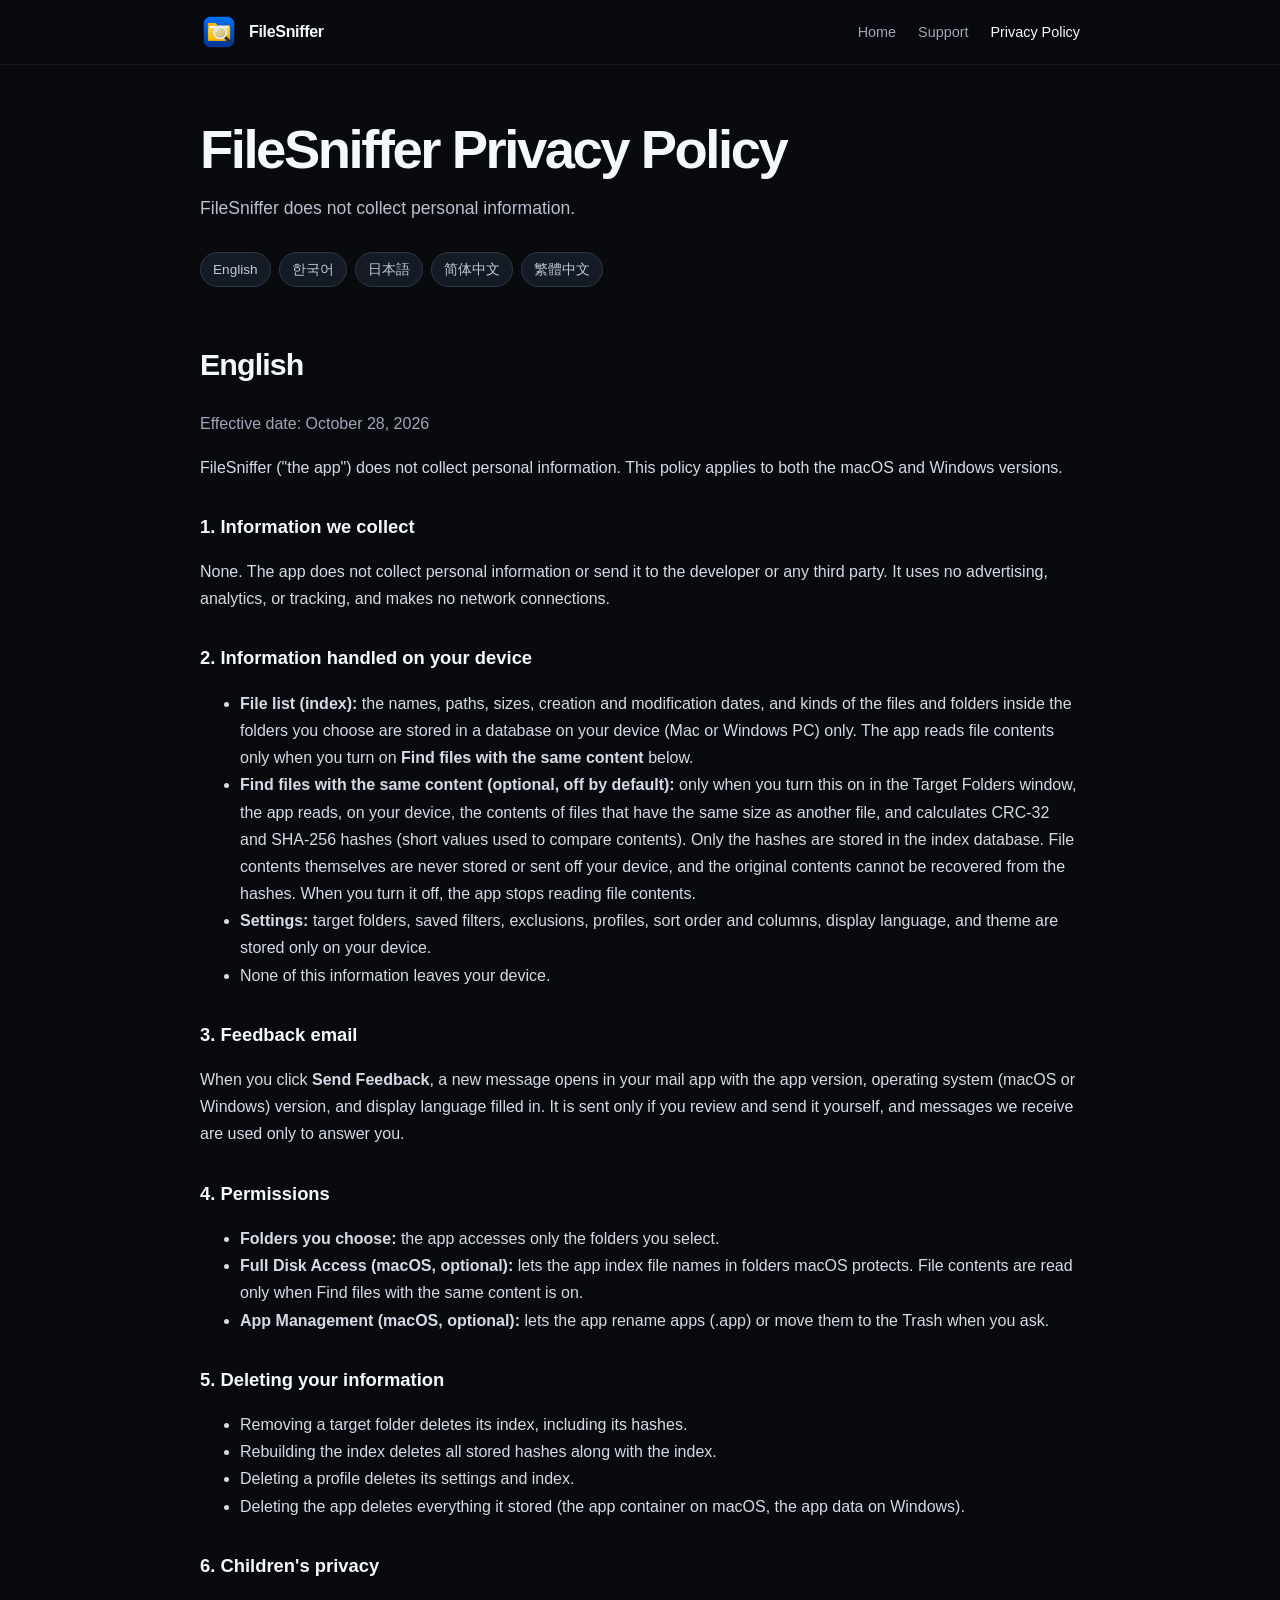
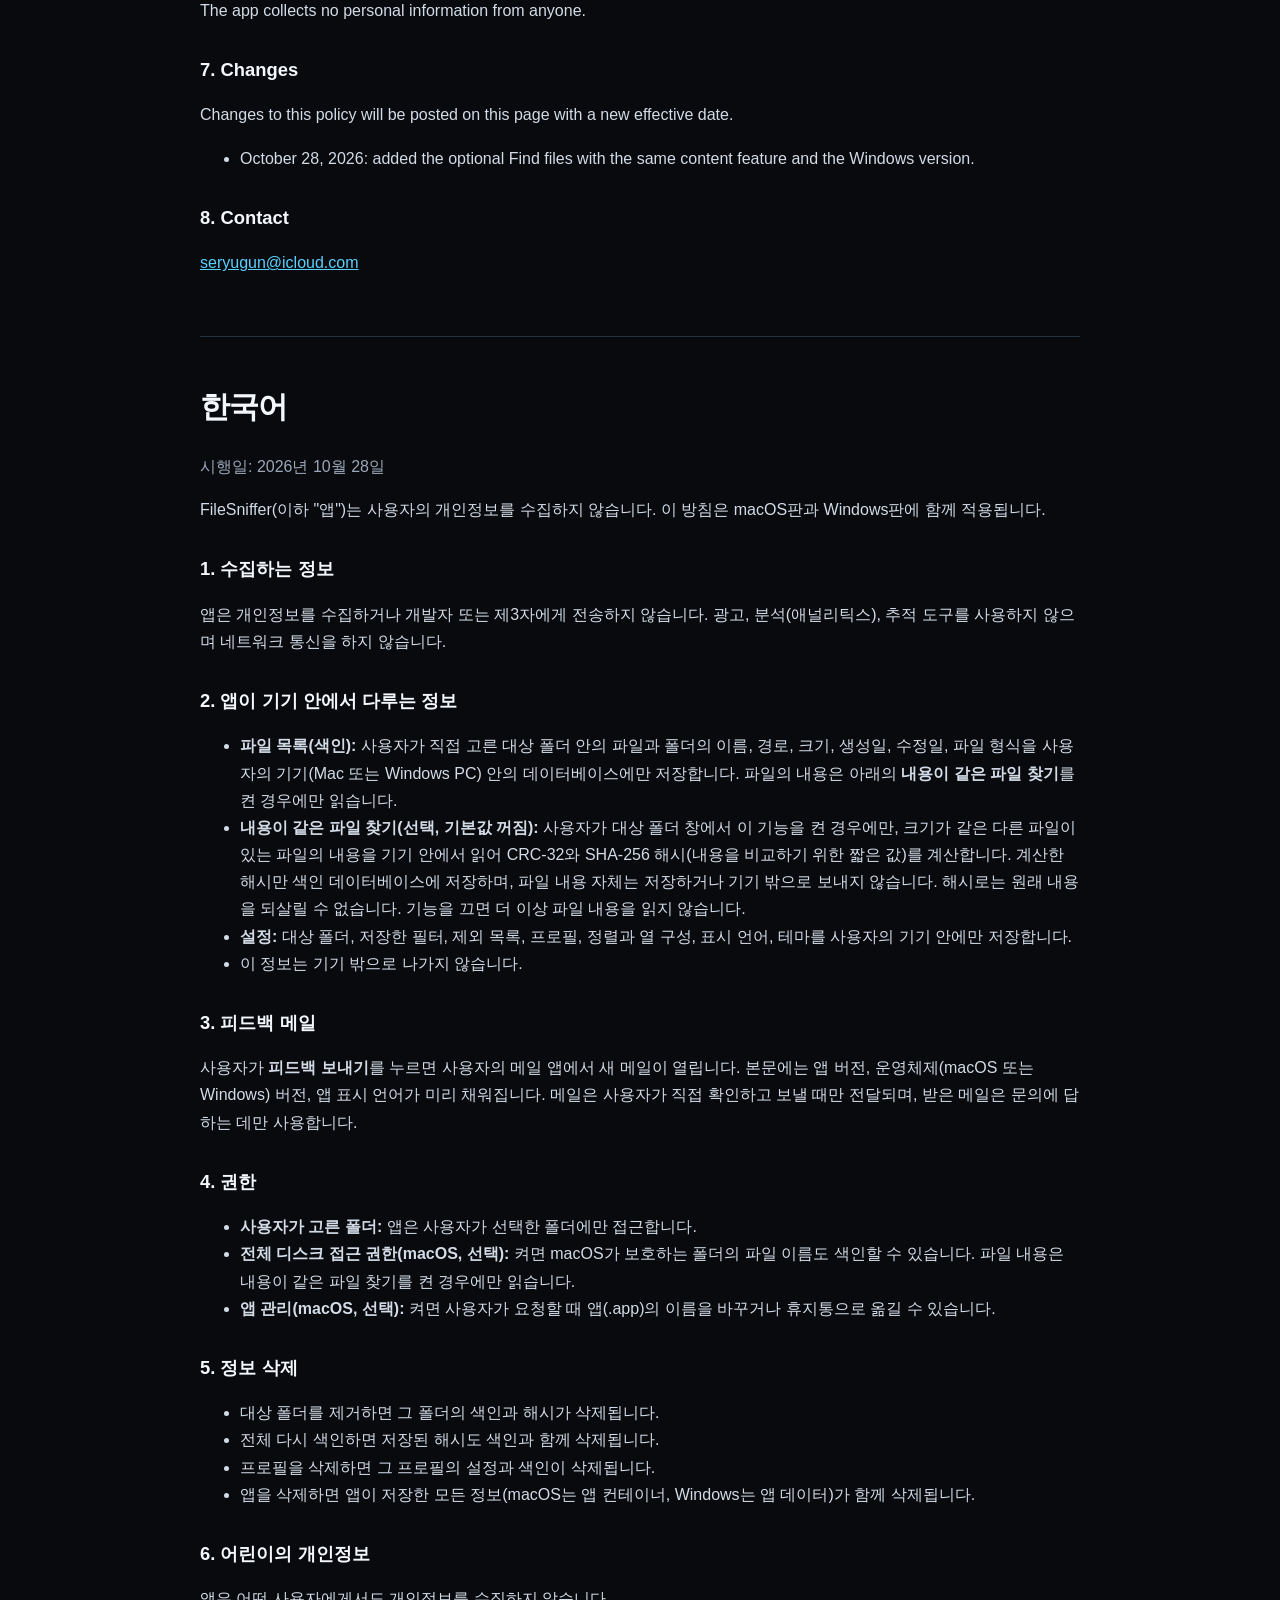
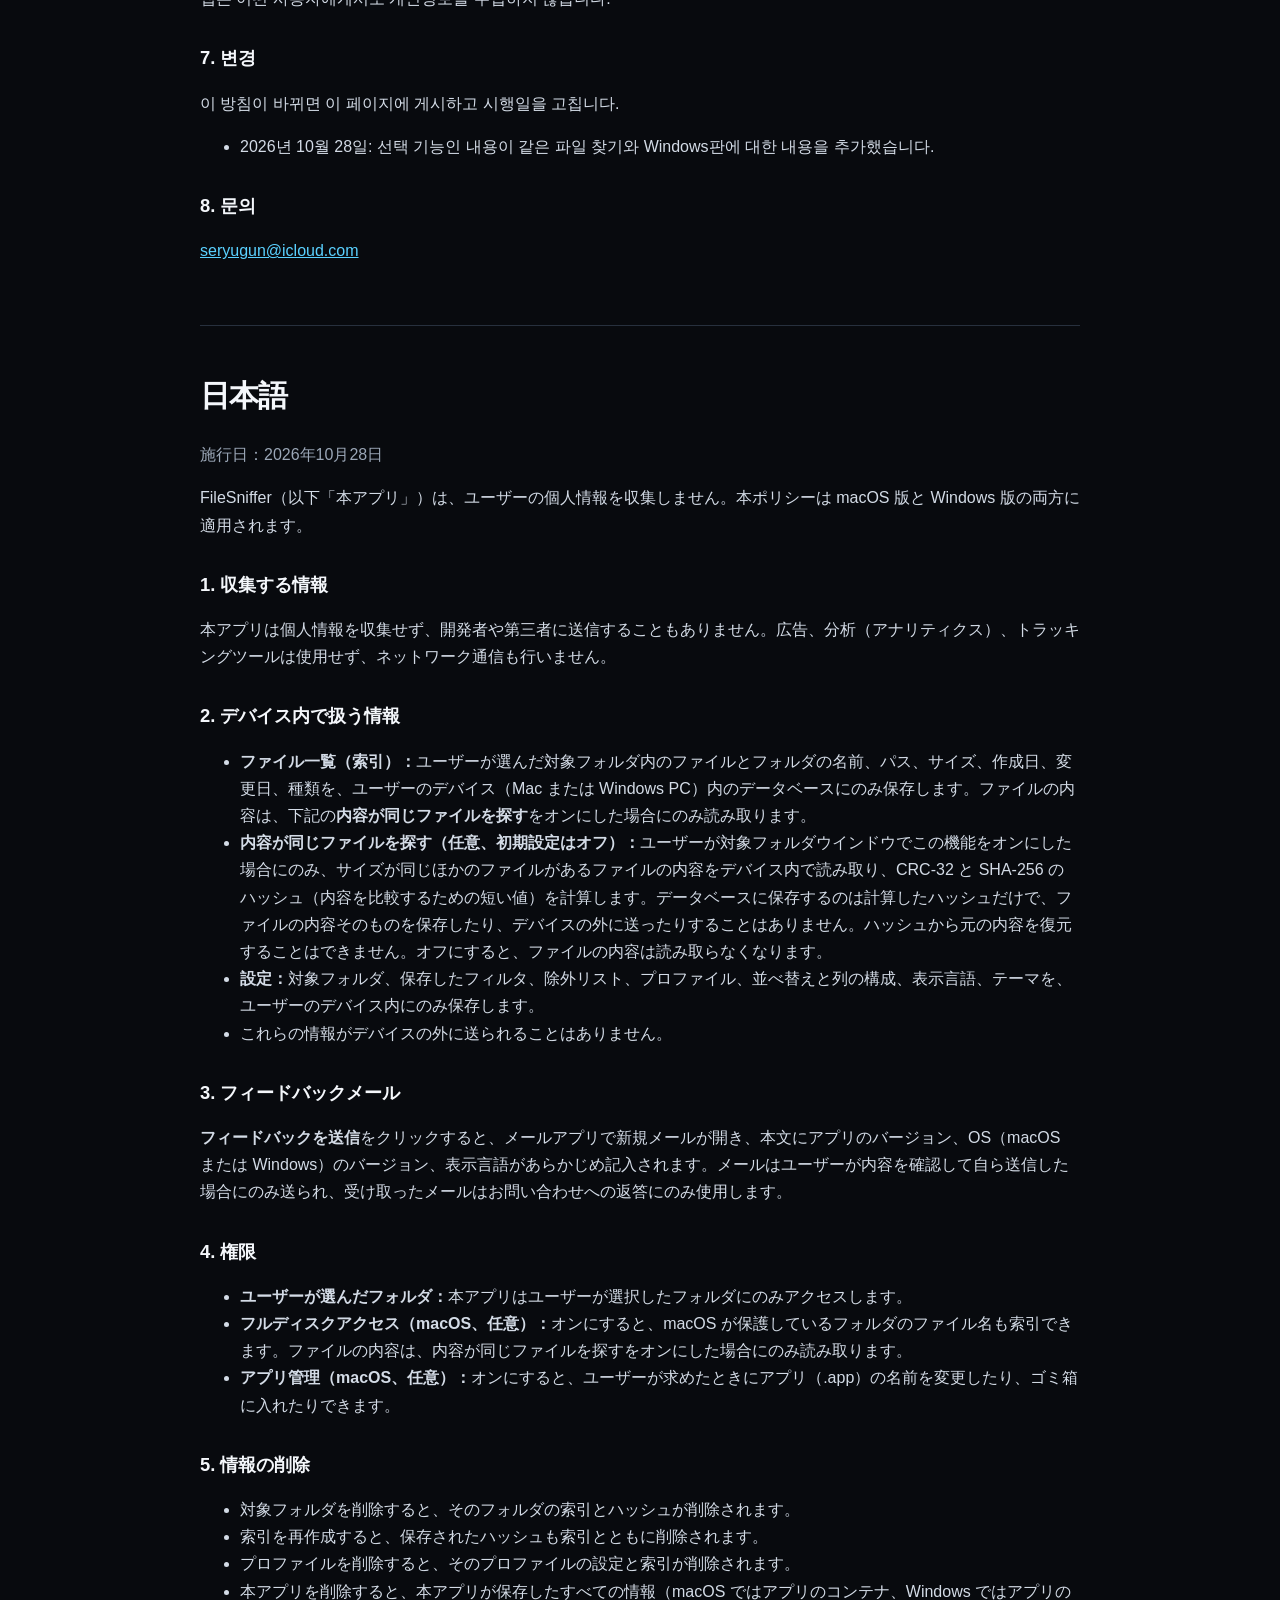
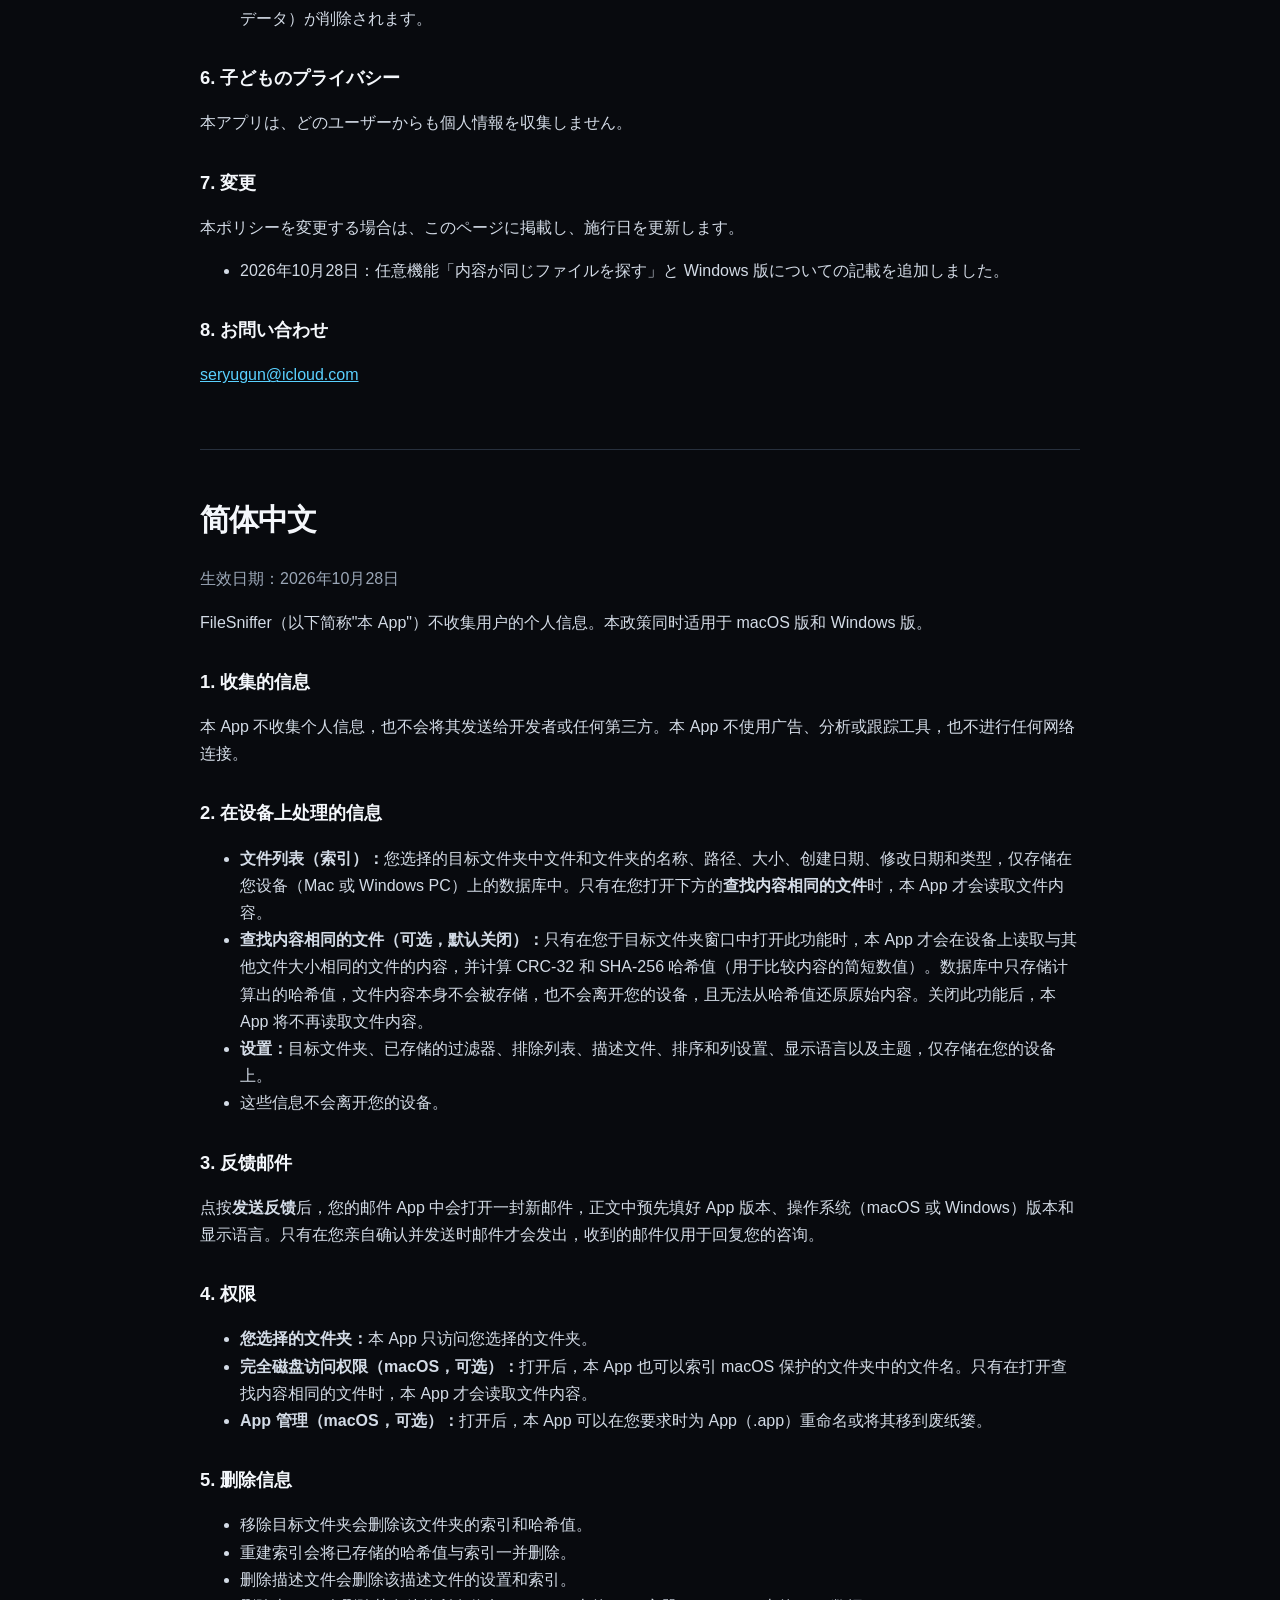
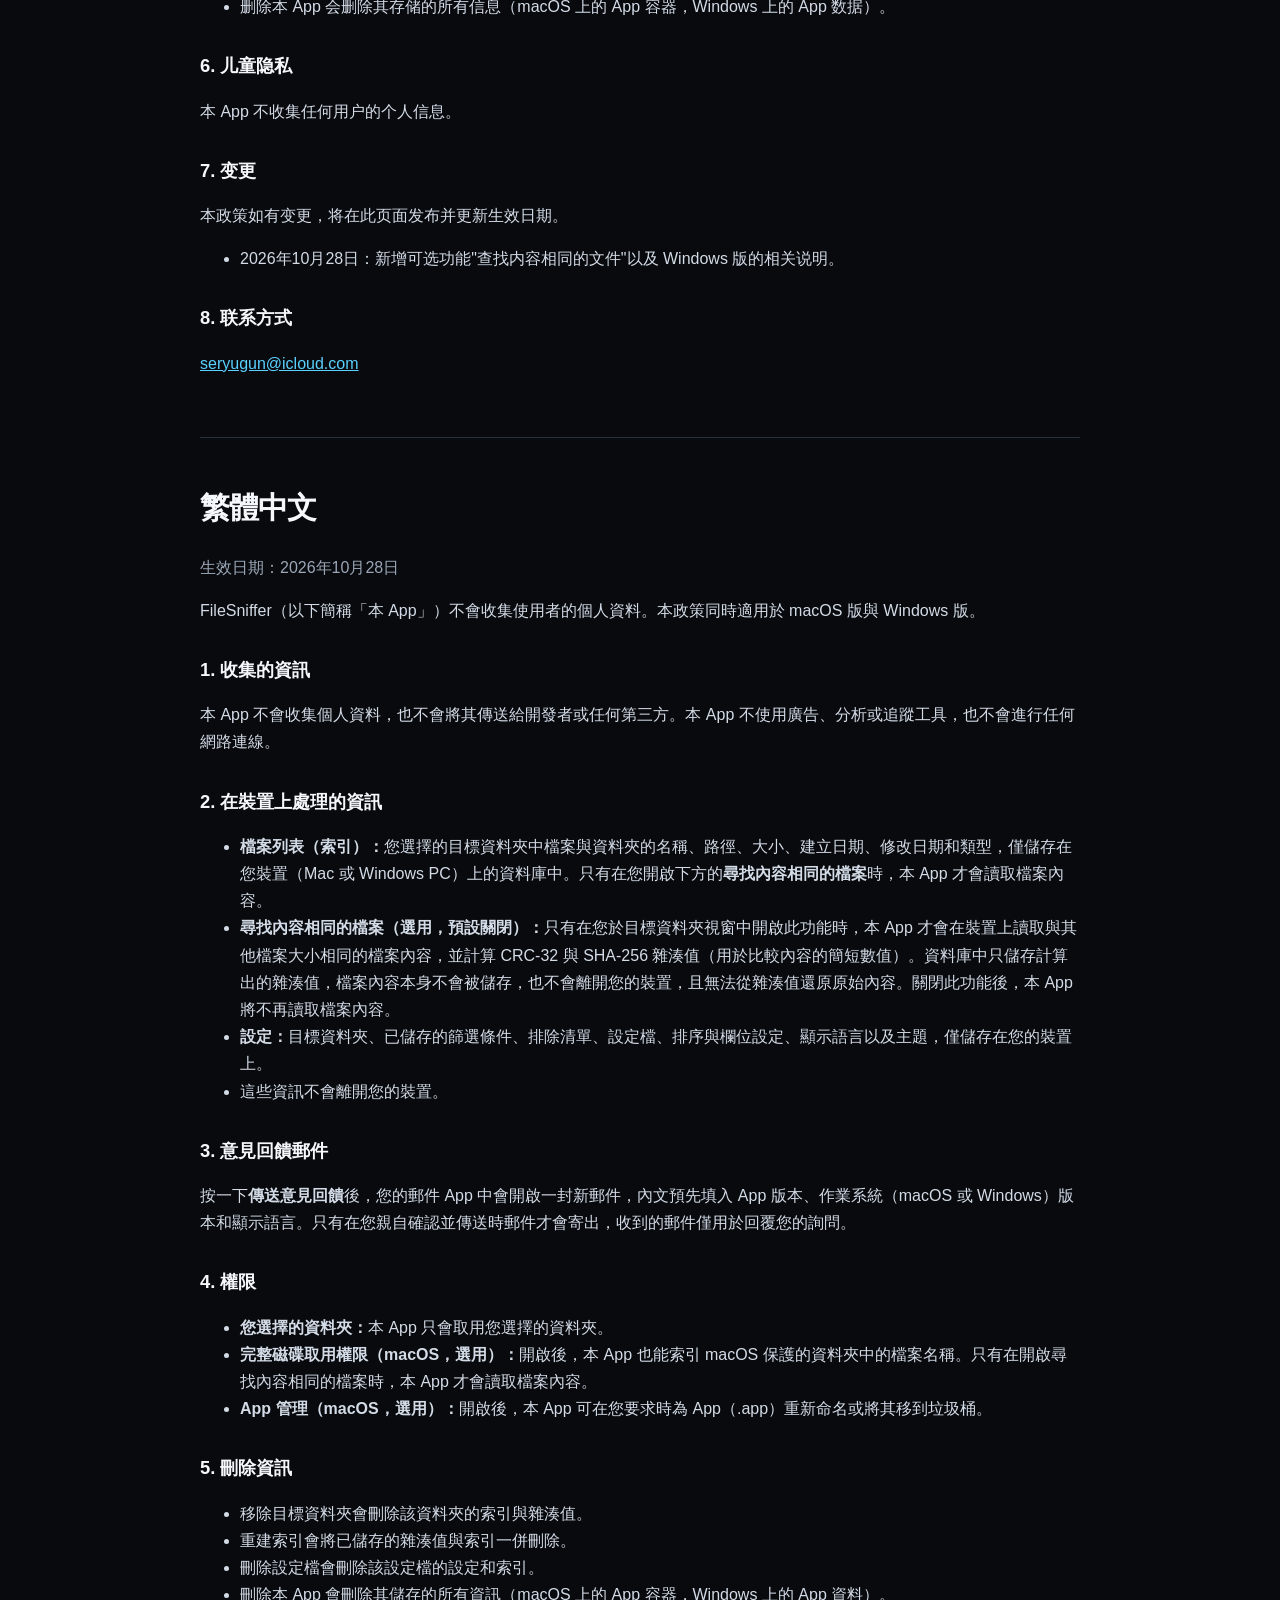
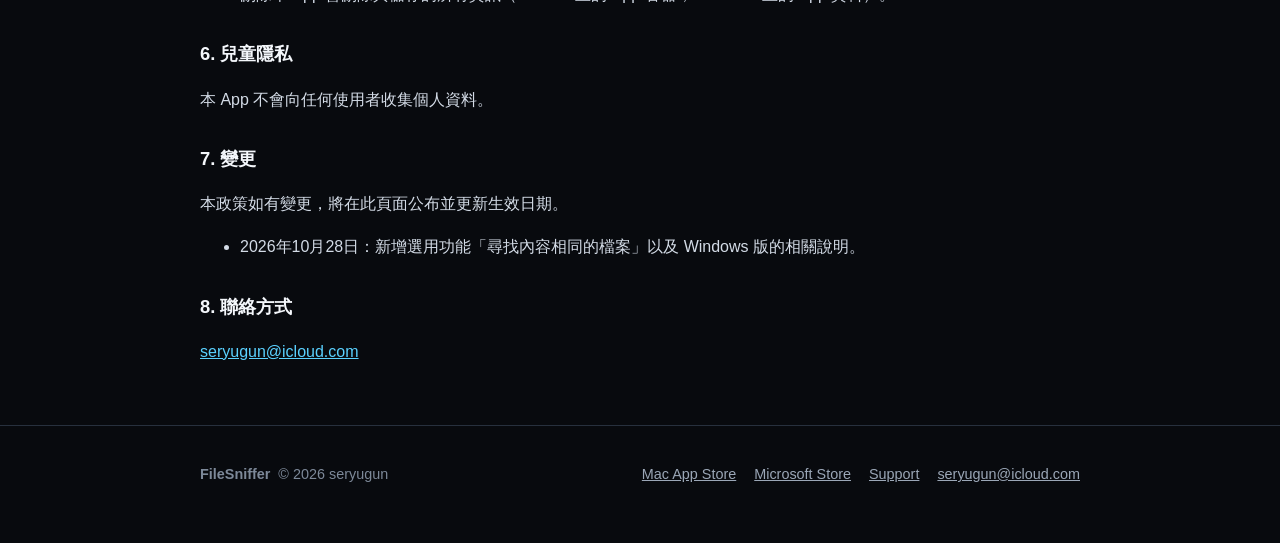
<file: privacy.html>
<!doctype html>
<html lang="en">
<head>
  <meta charset="utf-8">
  <meta name="viewport" content="width=device-width, initial-scale=1">
  <meta name="description" content="FileSniffer privacy policy: the app collects no personal information.">
  <meta name="theme-color" content="#0b0d12">
  <title>FileSniffer Privacy Policy</title>
  <link rel="icon" type="image/png" href="favicon.png">
  <link rel="apple-touch-icon" href="icon.png">
  <link rel="stylesheet" href="pages.css">
</head>
<body>
  <nav class="nav"><div class="wrap"><a class="brand" href="./"><img class="mark" src="icon.png" alt="" width="38" height="38"><span class="name">FileSniffer</span></a><div class="navlinks"><a href="./">Home</a><a href="support.html">Support</a><a href="privacy.html" aria-current="page">Privacy Policy</a></div></div></nav>

  <main class="wrap">
    <header>
      <h1>FileSniffer Privacy Policy</h1>
      <p class="lead">FileSniffer does not collect personal information.</p>
      <div class="langs"><a href="#en" lang="en">English</a><a href="#ko" lang="ko">한국어</a><a href="#ja" lang="ja">日本語</a><a href="#zh-hans" lang="zh-Hans">简体中文</a><a href="#zh-hant" lang="zh-Hant">繁體中文</a></div>
    </header>

    <!-- English -->
    <section class="lang" id="en" lang="en">
      <h2>English</h2>
      <p class="muted">Effective date: October 28, 2026</p>
      <p>FileSniffer ("the app") does not collect personal information. This policy applies to both the macOS and Windows versions.</p>
      <h3>1. Information we collect</h3>
      <p>None. The app does not collect personal information or send it to the developer or any third party. It uses no advertising, analytics, or tracking, and makes no network connections.</p>
      <h3>2. Information handled on your device</h3>
      <ul>
        <li><strong>File list (index):</strong> the names, paths, sizes, creation and modification dates, and kinds of the files and folders inside the folders you choose are stored in a database on your device (Mac or Windows PC) only. The app reads file contents only when you turn on <strong>Find files with the same content</strong> below.</li>
        <li><strong>Find files with the same content (optional, off by default):</strong> only when you turn this on in the Target Folders window, the app reads, on your device, the contents of files that have the same size as another file, and calculates CRC-32 and SHA-256 hashes (short values used to compare contents). Only the hashes are stored in the index database. File contents themselves are never stored or sent off your device, and the original contents cannot be recovered from the hashes. When you turn it off, the app stops reading file contents.</li>
        <li><strong>Settings:</strong> target folders, saved filters, exclusions, profiles, sort order and columns, display language, and theme are stored only on your device.</li>
        <li>None of this information leaves your device.</li>
      </ul>
      <h3>3. Feedback email</h3>
      <p>When you click <strong>Send Feedback</strong>, a new message opens in your mail app with the app version, operating system (macOS or Windows) version, and display language filled in. It is sent only if you review and send it yourself, and messages we receive are used only to answer you.</p>
      <h3>4. Permissions</h3>
      <ul>
        <li><strong>Folders you choose:</strong> the app accesses only the folders you select.</li>
        <li><strong>Full Disk Access (macOS, optional):</strong> lets the app index file names in folders macOS protects. File contents are read only when Find files with the same content is on.</li>
        <li><strong>App Management (macOS, optional):</strong> lets the app rename apps (.app) or move them to the Trash when you ask.</li>
      </ul>
      <h3>5. Deleting your information</h3>
      <ul>
        <li>Removing a target folder deletes its index, including its hashes.</li>
        <li>Rebuilding the index deletes all stored hashes along with the index.</li>
        <li>Deleting a profile deletes its settings and index.</li>
        <li>Deleting the app deletes everything it stored (the app container on macOS, the app data on Windows).</li>
      </ul>
      <h3>6. Children's privacy</h3>
      <p>The app collects no personal information from anyone.</p>
      <h3>7. Changes</h3>
      <p>Changes to this policy will be posted on this page with a new effective date.</p>
      <ul>
        <li>October 28, 2026: added the optional Find files with the same content feature and the Windows version.</li>
      </ul>
      <h3>8. Contact</h3>
      <p><a href="mailto:seryugun@icloud.com">seryugun@icloud.com</a></p>
    </section>

    <!-- 한국어 -->
    <section class="lang" id="ko" lang="ko">
      <h2>한국어</h2>
      <p class="muted">시행일: 2026년 10월 28일</p>
      <p>FileSniffer(이하 "앱")는 사용자의 개인정보를 수집하지 않습니다. 이 방침은 macOS판과 Windows판에 함께 적용됩니다.</p>
      <h3>1. 수집하는 정보</h3>
      <p>앱은 개인정보를 수집하거나 개발자 또는 제3자에게 전송하지 않습니다. 광고, 분석(애널리틱스), 추적 도구를 사용하지 않으며 네트워크 통신을 하지 않습니다.</p>
      <h3>2. 앱이 기기 안에서 다루는 정보</h3>
      <ul>
        <li><strong>파일 목록(색인):</strong> 사용자가 직접 고른 대상 폴더 안의 파일과 폴더의 이름, 경로, 크기, 생성일, 수정일, 파일 형식을 사용자의 기기(Mac 또는 Windows PC) 안의 데이터베이스에만 저장합니다. 파일의 내용은 아래의 <strong>내용이 같은 파일 찾기</strong>를 켠 경우에만 읽습니다.</li>
        <li><strong>내용이 같은 파일 찾기(선택, 기본값 꺼짐):</strong> 사용자가 대상 폴더 창에서 이 기능을 켠 경우에만, 크기가 같은 다른 파일이 있는 파일의 내용을 기기 안에서 읽어 CRC-32와 SHA-256 해시(내용을 비교하기 위한 짧은 값)를 계산합니다. 계산한 해시만 색인 데이터베이스에 저장하며, 파일 내용 자체는 저장하거나 기기 밖으로 보내지 않습니다. 해시로는 원래 내용을 되살릴 수 없습니다. 기능을 끄면 더 이상 파일 내용을 읽지 않습니다.</li>
        <li><strong>설정:</strong> 대상 폴더, 저장한 필터, 제외 목록, 프로필, 정렬과 열 구성, 표시 언어, 테마를 사용자의 기기 안에만 저장합니다.</li>
        <li>이 정보는 기기 밖으로 나가지 않습니다.</li>
      </ul>
      <h3>3. 피드백 메일</h3>
      <p>사용자가 <strong>피드백 보내기</strong>를 누르면 사용자의 메일 앱에서 새 메일이 열립니다. 본문에는 앱 버전, 운영체제(macOS 또는 Windows) 버전, 앱 표시 언어가 미리 채워집니다. 메일은 사용자가 직접 확인하고 보낼 때만 전달되며, 받은 메일은 문의에 답하는 데만 사용합니다.</p>
      <h3>4. 권한</h3>
      <ul>
        <li><strong>사용자가 고른 폴더:</strong> 앱은 사용자가 선택한 폴더에만 접근합니다.</li>
        <li><strong>전체 디스크 접근 권한(macOS, 선택):</strong> 켜면 macOS가 보호하는 폴더의 파일 이름도 색인할 수 있습니다. 파일 내용은 내용이 같은 파일 찾기를 켠 경우에만 읽습니다.</li>
        <li><strong>앱 관리(macOS, 선택):</strong> 켜면 사용자가 요청할 때 앱(.app)의 이름을 바꾸거나 휴지통으로 옮길 수 있습니다.</li>
      </ul>
      <h3>5. 정보 삭제</h3>
      <ul>
        <li>대상 폴더를 제거하면 그 폴더의 색인과 해시가 삭제됩니다.</li>
        <li>전체 다시 색인하면 저장된 해시도 색인과 함께 삭제됩니다.</li>
        <li>프로필을 삭제하면 그 프로필의 설정과 색인이 삭제됩니다.</li>
        <li>앱을 삭제하면 앱이 저장한 모든 정보(macOS는 앱 컨테이너, Windows는 앱 데이터)가 함께 삭제됩니다.</li>
      </ul>
      <h3>6. 어린이의 개인정보</h3>
      <p>앱은 어떤 사용자에게서도 개인정보를 수집하지 않습니다.</p>
      <h3>7. 변경</h3>
      <p>이 방침이 바뀌면 이 페이지에 게시하고 시행일을 고칩니다.</p>
      <ul>
        <li>2026년 10월 28일: 선택 기능인 내용이 같은 파일 찾기와 Windows판에 대한 내용을 추가했습니다.</li>
      </ul>
      <h3>8. 문의</h3>
      <p><a href="mailto:seryugun@icloud.com">seryugun@icloud.com</a></p>
    </section>

    <!-- 日本語 -->
    <section class="lang" id="ja" lang="ja">
      <h2>日本語</h2>
      <p class="muted">施行日：2026年10月28日</p>
      <p>FileSniffer（以下「本アプリ」）は、ユーザーの個人情報を収集しません。本ポリシーは macOS 版と Windows 版の両方に適用されます。</p>
      <h3>1. 収集する情報</h3>
      <p>本アプリは個人情報を収集せず、開発者や第三者に送信することもありません。広告、分析（アナリティクス）、トラッキングツールは使用せず、ネットワーク通信も行いません。</p>
      <h3>2. デバイス内で扱う情報</h3>
      <ul>
        <li><strong>ファイル一覧（索引）：</strong>ユーザーが選んだ対象フォルダ内のファイルとフォルダの名前、パス、サイズ、作成日、変更日、種類を、ユーザーのデバイス（Mac または Windows PC）内のデータベースにのみ保存します。ファイルの内容は、下記の<strong>内容が同じファイルを探す</strong>をオンにした場合にのみ読み取ります。</li>
        <li><strong>内容が同じファイルを探す（任意、初期設定はオフ）：</strong>ユーザーが対象フォルダウインドウでこの機能をオンにした場合にのみ、サイズが同じほかのファイルがあるファイルの内容をデバイス内で読み取り、CRC-32 と SHA-256 のハッシュ（内容を比較するための短い値）を計算します。データベースに保存するのは計算したハッシュだけで、ファイルの内容そのものを保存したり、デバイスの外に送ったりすることはありません。ハッシュから元の内容を復元することはできません。オフにすると、ファイルの内容は読み取らなくなります。</li>
        <li><strong>設定：</strong>対象フォルダ、保存したフィルタ、除外リスト、プロファイル、並べ替えと列の構成、表示言語、テーマを、ユーザーのデバイス内にのみ保存します。</li>
        <li>これらの情報がデバイスの外に送られることはありません。</li>
      </ul>
      <h3>3. フィードバックメール</h3>
      <p><strong>フィードバックを送信</strong>をクリックすると、メールアプリで新規メールが開き、本文にアプリのバージョン、OS（macOS または Windows）のバージョン、表示言語があらかじめ記入されます。メールはユーザーが内容を確認して自ら送信した場合にのみ送られ、受け取ったメールはお問い合わせへの返答にのみ使用します。</p>
      <h3>4. 権限</h3>
      <ul>
        <li><strong>ユーザーが選んだフォルダ：</strong>本アプリはユーザーが選択したフォルダにのみアクセスします。</li>
        <li><strong>フルディスクアクセス（macOS、任意）：</strong>オンにすると、macOS が保護しているフォルダのファイル名も索引できます。ファイルの内容は、内容が同じファイルを探すをオンにした場合にのみ読み取ります。</li>
        <li><strong>アプリ管理（macOS、任意）：</strong>オンにすると、ユーザーが求めたときにアプリ（.app）の名前を変更したり、ゴミ箱に入れたりできます。</li>
      </ul>
      <h3>5. 情報の削除</h3>
      <ul>
        <li>対象フォルダを削除すると、そのフォルダの索引とハッシュが削除されます。</li>
        <li>索引を再作成すると、保存されたハッシュも索引とともに削除されます。</li>
        <li>プロファイルを削除すると、そのプロファイルの設定と索引が削除されます。</li>
        <li>本アプリを削除すると、本アプリが保存したすべての情報（macOS ではアプリのコンテナ、Windows ではアプリのデータ）が削除されます。</li>
      </ul>
      <h3>6. 子どものプライバシー</h3>
      <p>本アプリは、どのユーザーからも個人情報を収集しません。</p>
      <h3>7. 変更</h3>
      <p>本ポリシーを変更する場合は、このページに掲載し、施行日を更新します。</p>
      <ul>
        <li>2026年10月28日：任意機能「内容が同じファイルを探す」と Windows 版についての記載を追加しました。</li>
      </ul>
      <h3>8. お問い合わせ</h3>
      <p><a href="mailto:seryugun@icloud.com">seryugun@icloud.com</a></p>
    </section>

    <!-- 简体中文 -->
    <section class="lang" id="zh-hans" lang="zh-Hans">
      <h2>简体中文</h2>
      <p class="muted">生效日期：2026年10月28日</p>
      <p>FileSniffer（以下简称"本 App"）不收集用户的个人信息。本政策同时适用于 macOS 版和 Windows 版。</p>
      <h3>1. 收集的信息</h3>
      <p>本 App 不收集个人信息，也不会将其发送给开发者或任何第三方。本 App 不使用广告、分析或跟踪工具，也不进行任何网络连接。</p>
      <h3>2. 在设备上处理的信息</h3>
      <ul>
        <li><strong>文件列表（索引）：</strong>您选择的目标文件夹中文件和文件夹的名称、路径、大小、创建日期、修改日期和类型，仅存储在您设备（Mac 或 Windows PC）上的数据库中。只有在您打开下方的<strong>查找内容相同的文件</strong>时，本 App 才会读取文件内容。</li>
        <li><strong>查找内容相同的文件（可选，默认关闭）：</strong>只有在您于目标文件夹窗口中打开此功能时，本 App 才会在设备上读取与其他文件大小相同的文件的内容，并计算 CRC-32 和 SHA-256 哈希值（用于比较内容的简短数值）。数据库中只存储计算出的哈希值，文件内容本身不会被存储，也不会离开您的设备，且无法从哈希值还原原始内容。关闭此功能后，本 App 将不再读取文件内容。</li>
        <li><strong>设置：</strong>目标文件夹、已存储的过滤器、排除列表、描述文件、排序和列设置、显示语言以及主题，仅存储在您的设备上。</li>
        <li>这些信息不会离开您的设备。</li>
      </ul>
      <h3>3. 反馈邮件</h3>
      <p>点按<strong>发送反馈</strong>后，您的邮件 App 中会打开一封新邮件，正文中预先填好 App 版本、操作系统（macOS 或 Windows）版本和显示语言。只有在您亲自确认并发送时邮件才会发出，收到的邮件仅用于回复您的咨询。</p>
      <h3>4. 权限</h3>
      <ul>
        <li><strong>您选择的文件夹：</strong>本 App 只访问您选择的文件夹。</li>
        <li><strong>完全磁盘访问权限（macOS，可选）：</strong>打开后，本 App 也可以索引 macOS 保护的文件夹中的文件名。只有在打开查找内容相同的文件时，本 App 才会读取文件内容。</li>
        <li><strong>App 管理（macOS，可选）：</strong>打开后，本 App 可以在您要求时为 App（.app）重命名或将其移到废纸篓。</li>
      </ul>
      <h3>5. 删除信息</h3>
      <ul>
        <li>移除目标文件夹会删除该文件夹的索引和哈希值。</li>
        <li>重建索引会将已存储的哈希值与索引一并删除。</li>
        <li>删除描述文件会删除该描述文件的设置和索引。</li>
        <li>删除本 App 会删除其存储的所有信息（macOS 上的 App 容器，Windows 上的 App 数据）。</li>
      </ul>
      <h3>6. 儿童隐私</h3>
      <p>本 App 不收集任何用户的个人信息。</p>
      <h3>7. 变更</h3>
      <p>本政策如有变更，将在此页面发布并更新生效日期。</p>
      <ul>
        <li>2026年10月28日：新增可选功能"查找内容相同的文件"以及 Windows 版的相关说明。</li>
      </ul>
      <h3>8. 联系方式</h3>
      <p><a href="mailto:seryugun@icloud.com">seryugun@icloud.com</a></p>
    </section>

    <!-- 繁體中文 -->
    <section class="lang" id="zh-hant" lang="zh-Hant">
      <h2>繁體中文</h2>
      <p class="muted">生效日期：2026年10月28日</p>
      <p>FileSniffer（以下簡稱「本 App」）不會收集使用者的個人資料。本政策同時適用於 macOS 版與 Windows 版。</p>
      <h3>1. 收集的資訊</h3>
      <p>本 App 不會收集個人資料，也不會將其傳送給開發者或任何第三方。本 App 不使用廣告、分析或追蹤工具，也不會進行任何網路連線。</p>
      <h3>2. 在裝置上處理的資訊</h3>
      <ul>
        <li><strong>檔案列表（索引）：</strong>您選擇的目標資料夾中檔案與資料夾的名稱、路徑、大小、建立日期、修改日期和類型，僅儲存在您裝置（Mac 或 Windows PC）上的資料庫中。只有在您開啟下方的<strong>尋找內容相同的檔案</strong>時，本 App 才會讀取檔案內容。</li>
        <li><strong>尋找內容相同的檔案（選用，預設關閉）：</strong>只有在您於目標資料夾視窗中開啟此功能時，本 App 才會在裝置上讀取與其他檔案大小相同的檔案內容，並計算 CRC-32 與 SHA-256 雜湊值（用於比較內容的簡短數值）。資料庫中只儲存計算出的雜湊值，檔案內容本身不會被儲存，也不會離開您的裝置，且無法從雜湊值還原原始內容。關閉此功能後，本 App 將不再讀取檔案內容。</li>
        <li><strong>設定：</strong>目標資料夾、已儲存的篩選條件、排除清單、設定檔、排序與欄位設定、顯示語言以及主題，僅儲存在您的裝置上。</li>
        <li>這些資訊不會離開您的裝置。</li>
      </ul>
      <h3>3. 意見回饋郵件</h3>
      <p>按一下<strong>傳送意見回饋</strong>後，您的郵件 App 中會開啟一封新郵件，內文預先填入 App 版本、作業系統（macOS 或 Windows）版本和顯示語言。只有在您親自確認並傳送時郵件才會寄出，收到的郵件僅用於回覆您的詢問。</p>
      <h3>4. 權限</h3>
      <ul>
        <li><strong>您選擇的資料夾：</strong>本 App 只會取用您選擇的資料夾。</li>
        <li><strong>完整磁碟取用權限（macOS，選用）：</strong>開啟後，本 App 也能索引 macOS 保護的資料夾中的檔案名稱。只有在開啟尋找內容相同的檔案時，本 App 才會讀取檔案內容。</li>
        <li><strong>App 管理（macOS，選用）：</strong>開啟後，本 App 可在您要求時為 App（.app）重新命名或將其移到垃圾桶。</li>
      </ul>
      <h3>5. 刪除資訊</h3>
      <ul>
        <li>移除目標資料夾會刪除該資料夾的索引與雜湊值。</li>
        <li>重建索引會將已儲存的雜湊值與索引一併刪除。</li>
        <li>刪除設定檔會刪除該設定檔的設定和索引。</li>
        <li>刪除本 App 會刪除其儲存的所有資訊（macOS 上的 App 容器，Windows 上的 App 資料）。</li>
      </ul>
      <h3>6. 兒童隱私</h3>
      <p>本 App 不會向任何使用者收集個人資料。</p>
      <h3>7. 變更</h3>
      <p>本政策如有變更，將在此頁面公布並更新生效日期。</p>
      <ul>
        <li>2026年10月28日：新增選用功能「尋找內容相同的檔案」以及 Windows 版的相關說明。</li>
      </ul>
      <h3>8. 聯絡方式</h3>
      <p><a href="mailto:seryugun@icloud.com">seryugun@icloud.com</a></p>
    </section>
  </main>

  <footer><div class="wrap"><span><strong>FileSniffer</strong>&nbsp; © 2026 seryugun</span><span class="links"><a data-appstore href="https://apps.apple.com/app/filesniffer/id6819963720?mt=12">Mac App Store</a><a data-msstore href="https://apps.microsoft.com/detail/9pbn8plcwsg6">Microsoft Store</a><a href="support.html">Support</a><a href="mailto:seryugun@icloud.com">seryugun@icloud.com</a></span></div></footer>
  <script src="site.js"></script>
</body>
</html>
</file>
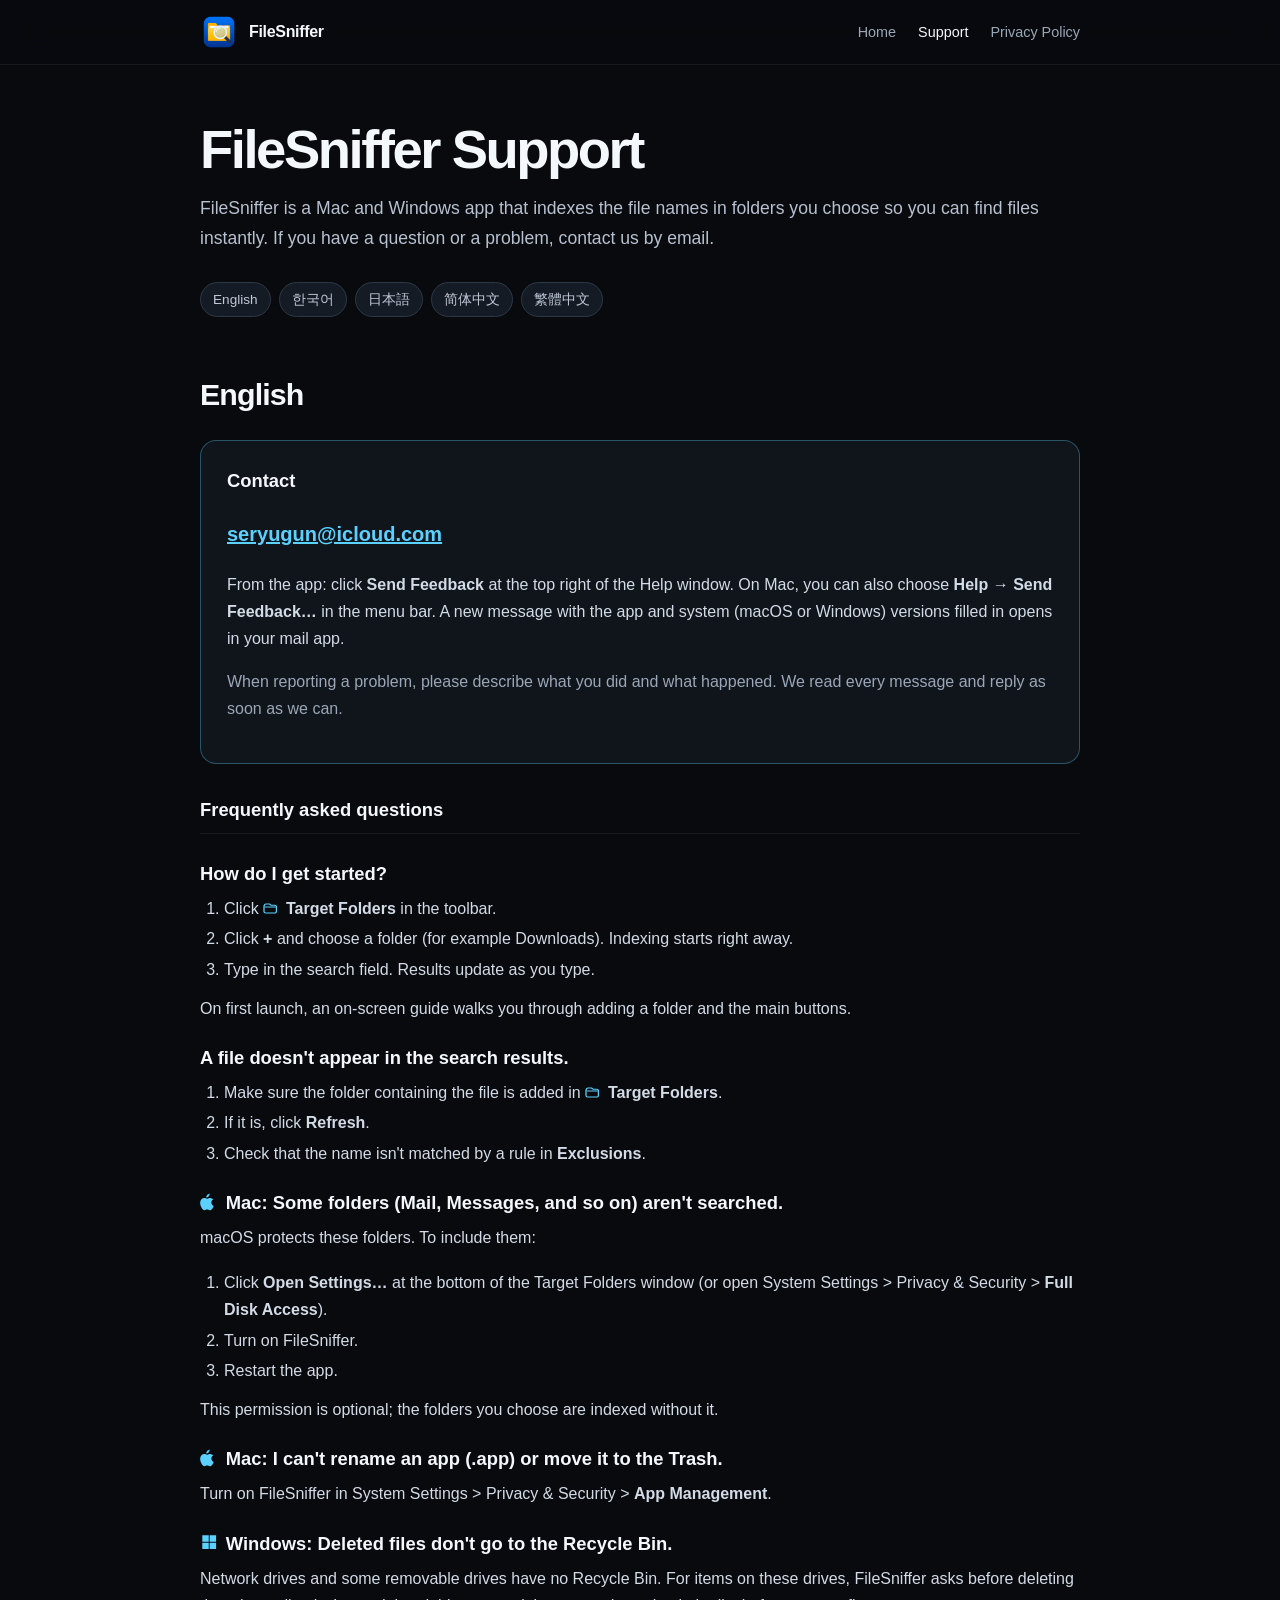
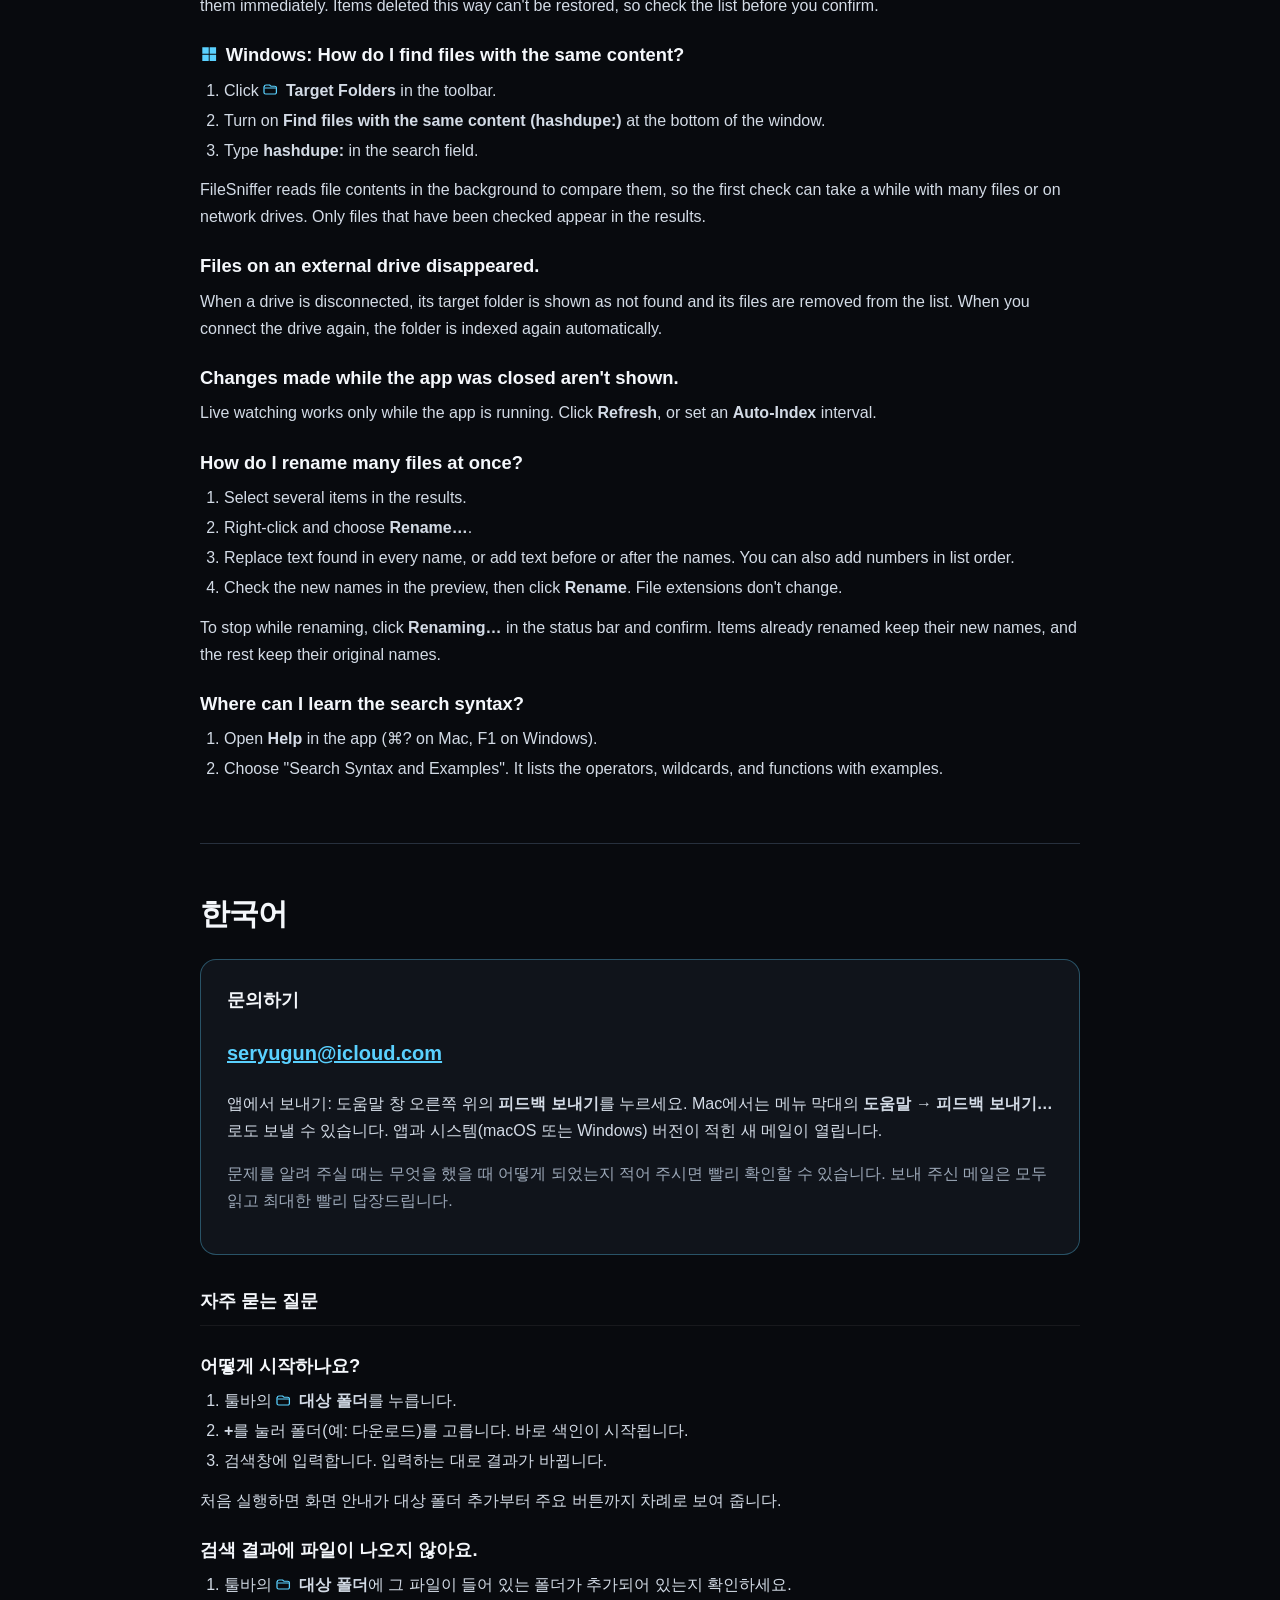
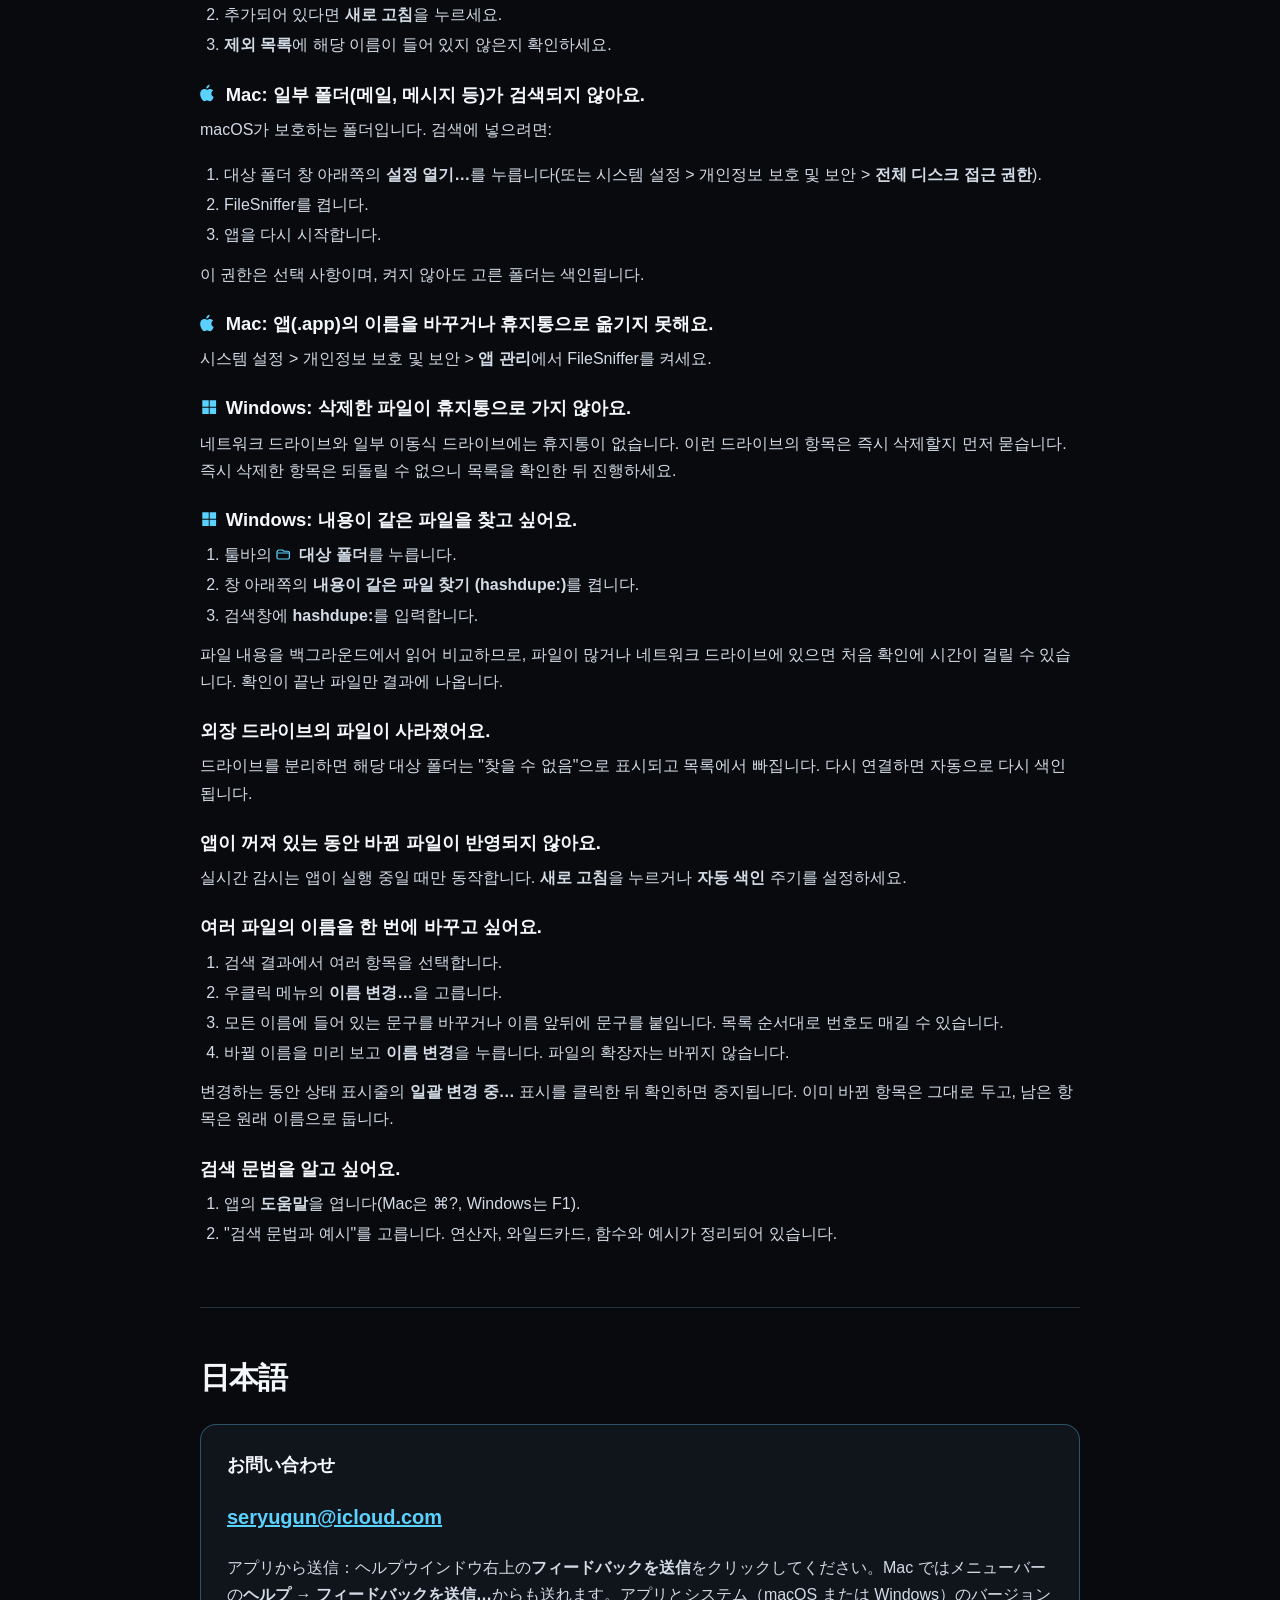
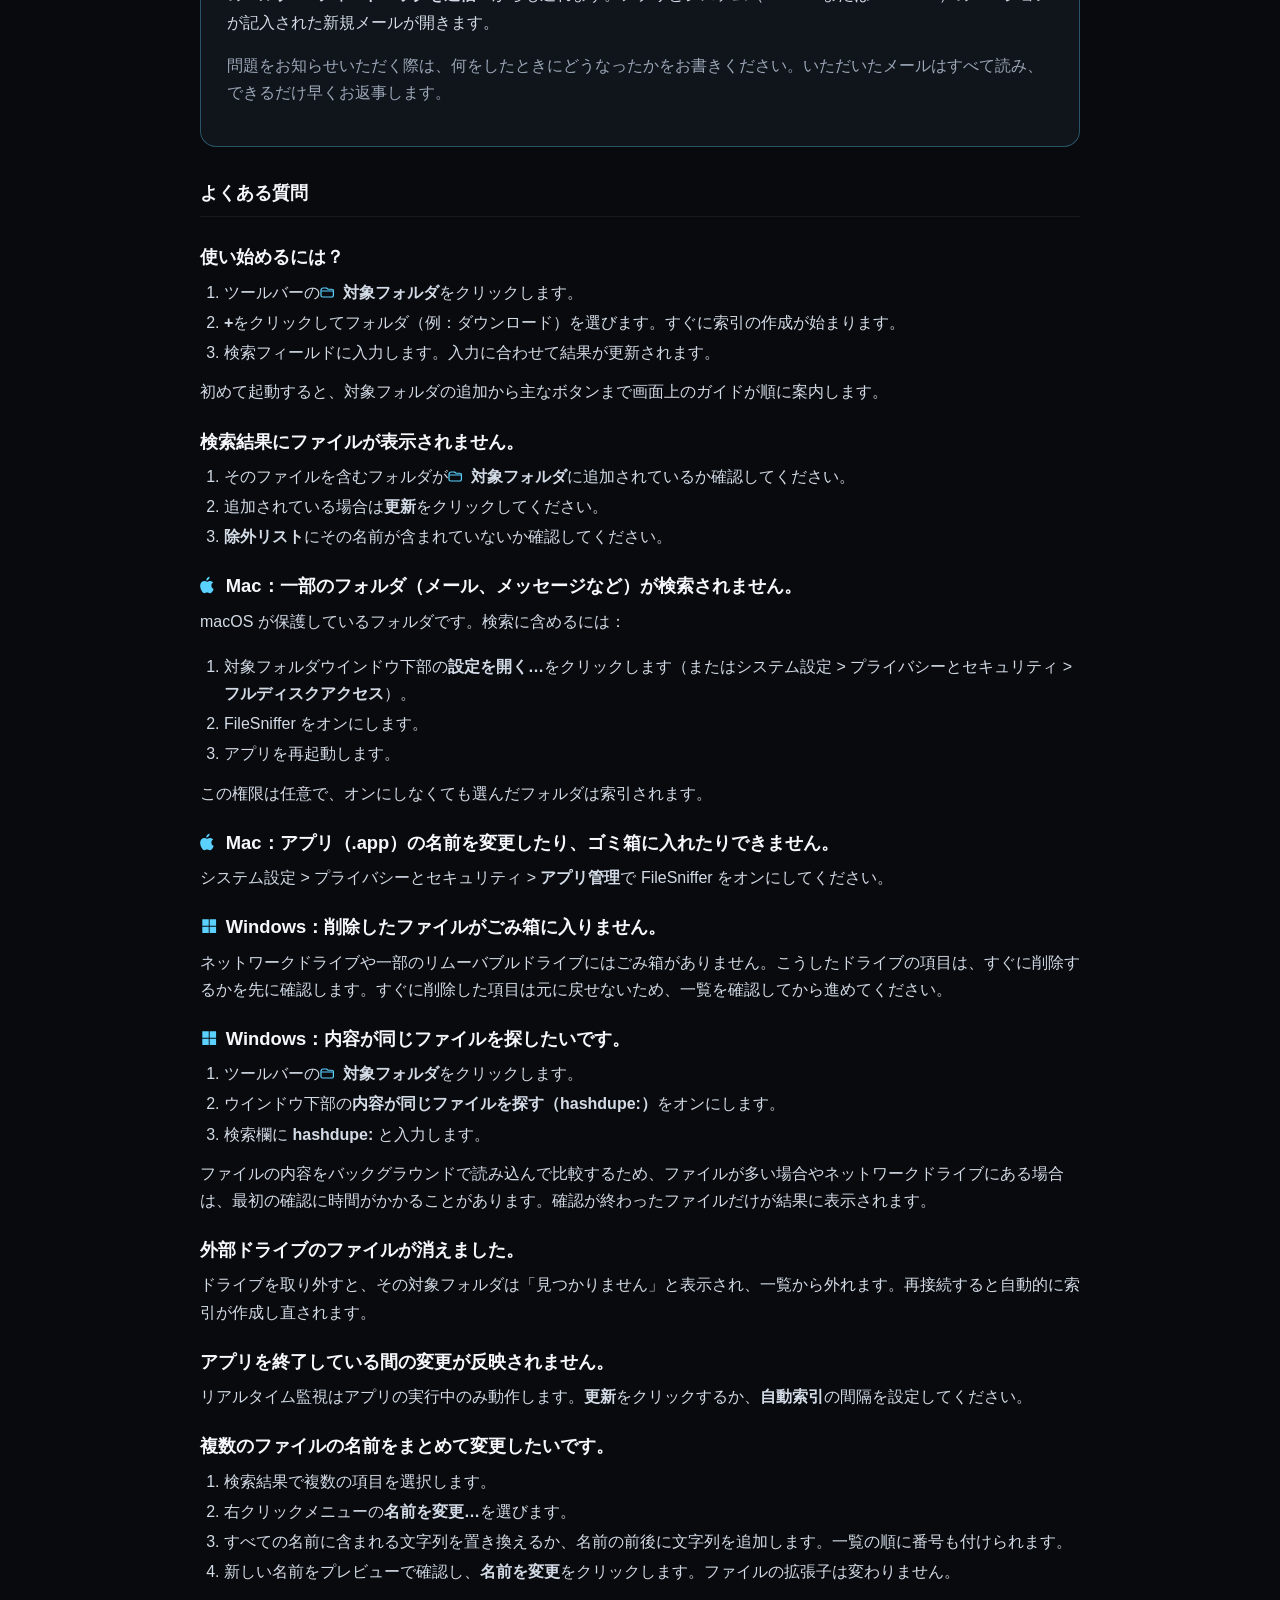
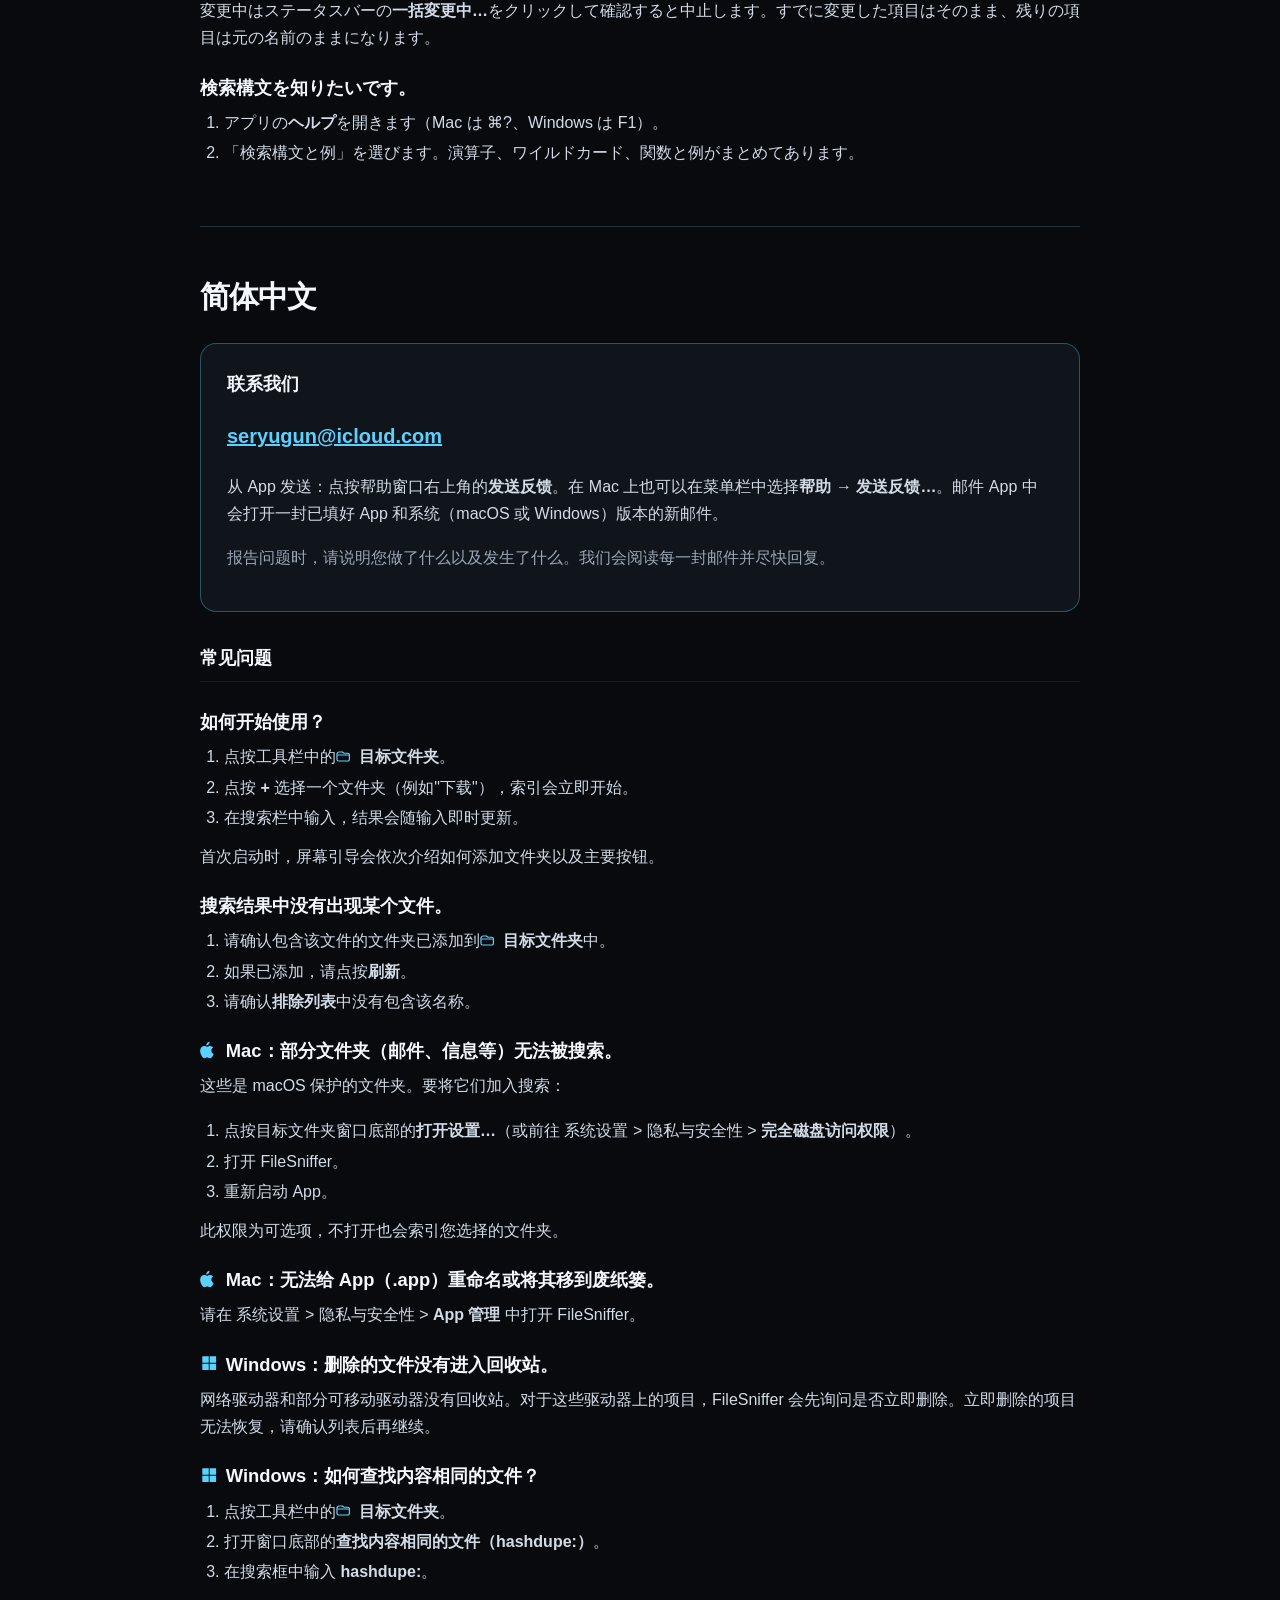
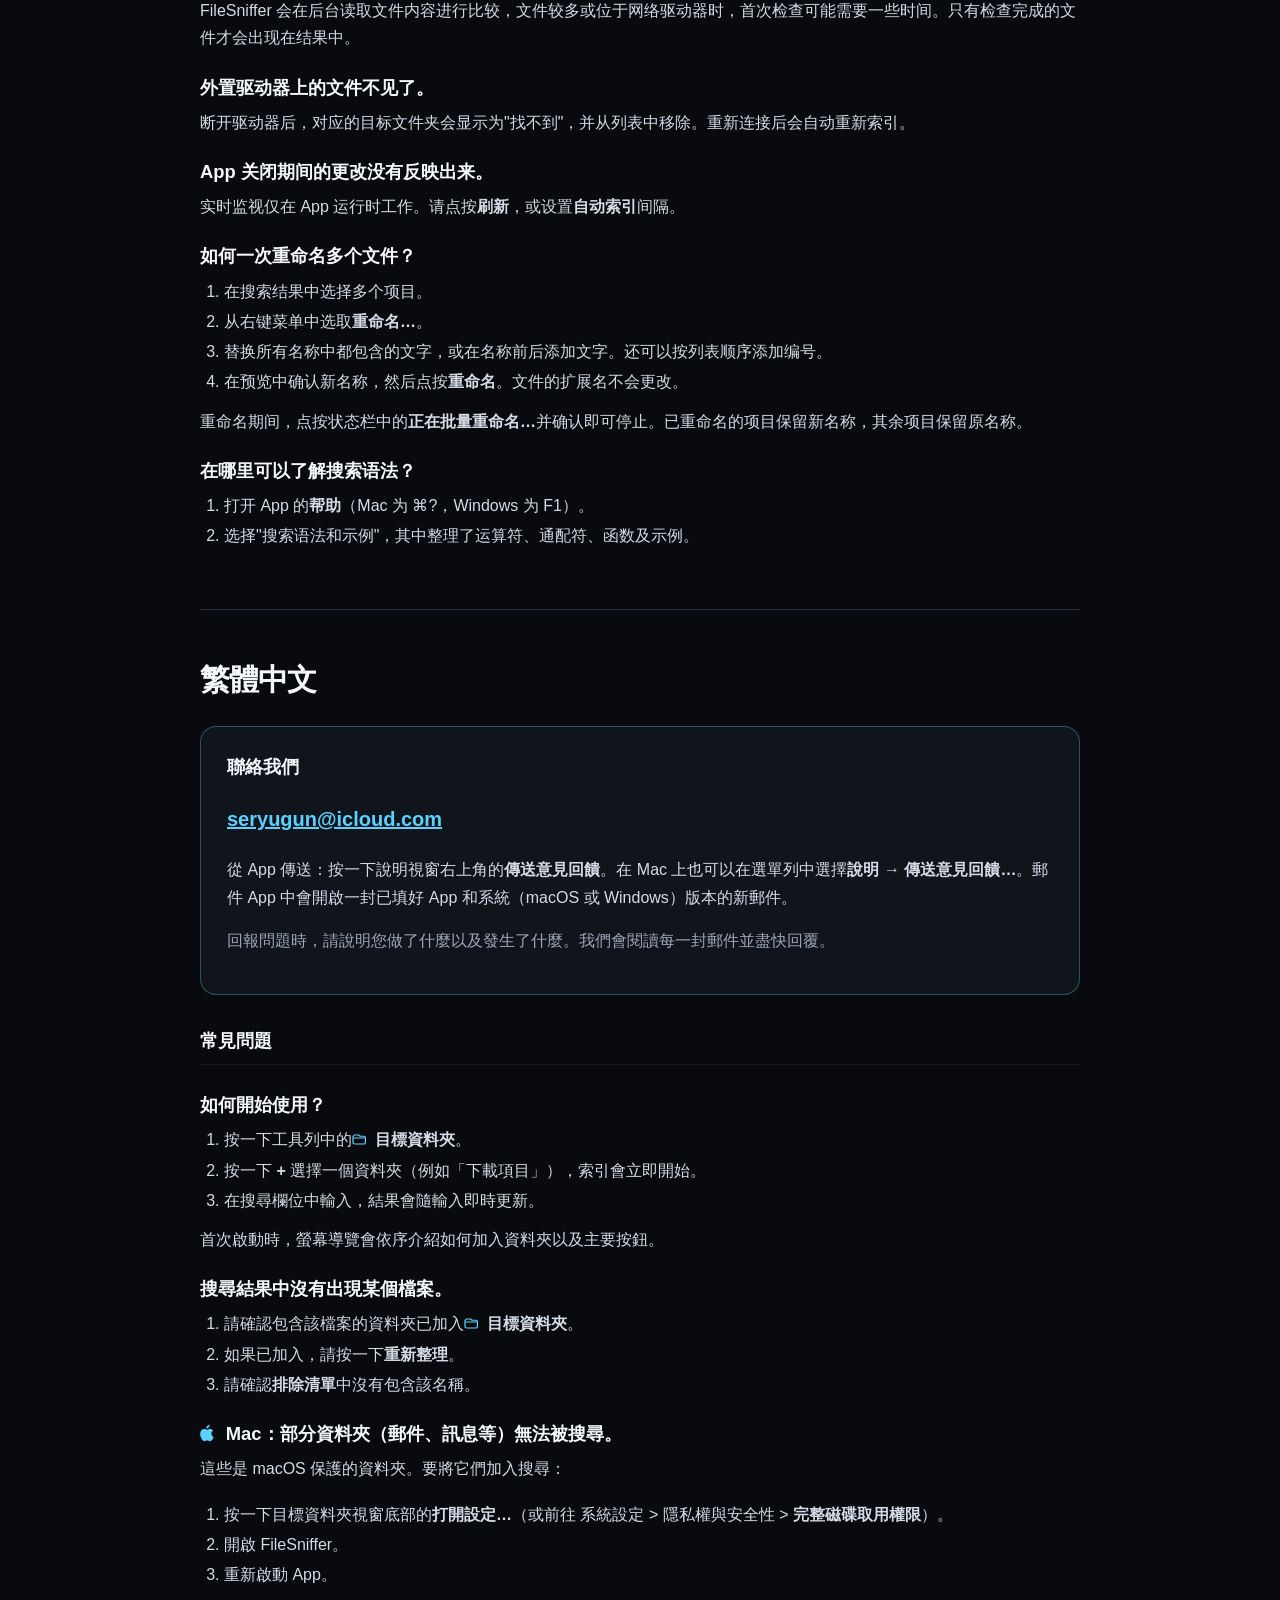
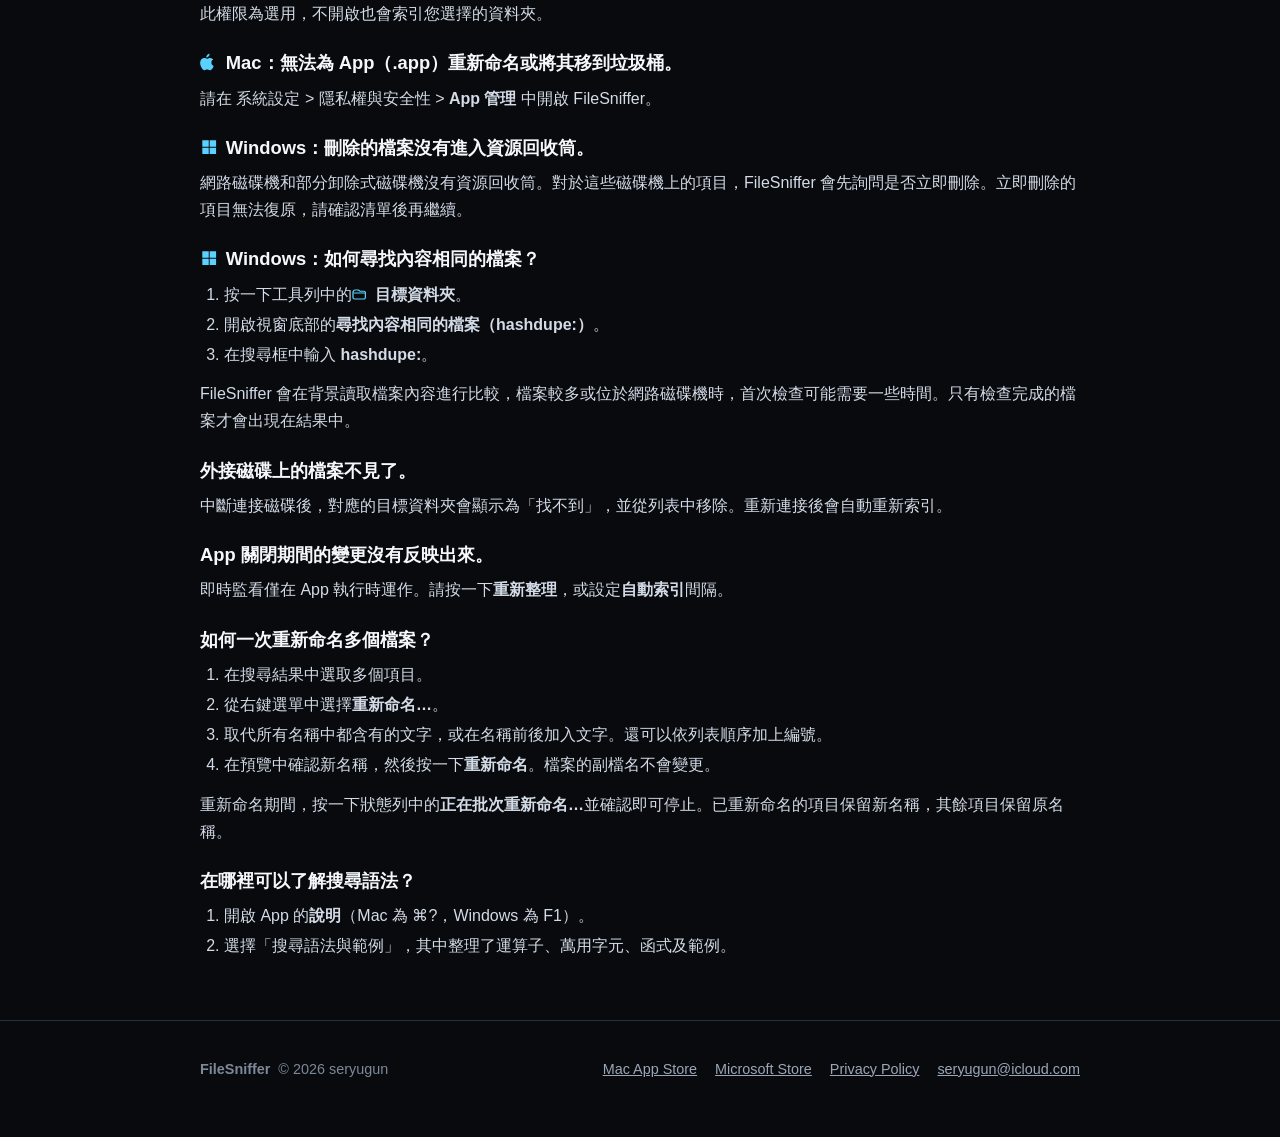
<file: support.html>
<!doctype html>
<html lang="en">
<head>
  <meta charset="utf-8">
  <meta name="viewport" content="width=device-width, initial-scale=1">
  <meta name="description" content="FileSniffer support: contact the developer and find answers to common questions.">
  <meta name="theme-color" content="#0b0d12">
  <title>FileSniffer Support</title>
  <link rel="icon" type="image/png" href="favicon.png">
  <link rel="apple-touch-icon" href="icon.png">
  <link rel="stylesheet" href="pages.css">
</head>
<body>
  <!-- 질문 제목 앞의 운영체제 아이콘. 제목에서 <svg class="os" aria-hidden="true" viewBox="0 0 512 512"><path fill="currentColor" d="M318.7 268.7c-.2-36.7 16.4-64.4 50-84.8-18.8-26.9-47.2-41.7-84.7-44.6-35.5-2.8-74.3 20.7-88.5 20.7-15 0-49.4-19.7-76.4-19.7C63.3 141.2 4 184.8 4 273.5q0 39.3 14.4 81.2c12.8 36.7 59 126.7 107.2 125.2 25.2-.6 43-17.9 75.9-17.9 22.1 0 38.9 17.9 76.8 17.9 48.6-.7 90.4-82.5 102.6-119.3-65.2-30.7-62.3-90-62.2-91.9zm-75.9-176.5c27.3-32.4 24.8-61.9 24-72.2-24.1 1.4-52 16.4-67.9 34.9-17.5 19.8-27.8 44.3-25.6 71.9 26.1 2 49.9-11.4 69.5-34.6z"/></svg>처럼 쓴다 -->
  <svg width="0" height="0" style="position:absolute" aria-hidden="true">
    <symbol id="os-windows" viewBox="0 0 24 24"><path fill="currentColor" d="M3 3h8.4v8.4H3zM12.6 3H21v8.4h-8.4zM3 12.6h8.4V21H3zM12.6 12.6H21V21h-8.4z"/></symbol>
  </svg>

  <nav class="nav"><div class="wrap"><a class="brand" href="./"><img class="mark" src="icon.png" alt="" width="38" height="38"><span class="name">FileSniffer</span></a><div class="navlinks"><a href="./">Home</a><a href="support.html" aria-current="page">Support</a><a href="privacy.html">Privacy Policy</a></div></div></nav>

  <main class="wrap">
    <header>
      <h1>FileSniffer Support</h1>
      <p class="lead">FileSniffer is a Mac and Windows app that indexes the file names in folders you choose so you can find files instantly. If you have a question or a problem, contact us by email.</p>
      <div class="langs"><a href="#en" lang="en">English</a><a href="#ko" lang="ko">한국어</a><a href="#ja" lang="ja">日本語</a><a href="#zh-hans" lang="zh-Hans">简体中文</a><a href="#zh-hant" lang="zh-Hant">繁體中文</a></div>
    </header>

    <!-- English -->
    <section class="lang" id="en" lang="en">
      <h2>English</h2>
      <div class="contact">
        <h3>Contact</h3>
        <p class="email"><a data-feedback href="mailto:seryugun@icloud.com?subject=FileSniffer%20Support">seryugun@icloud.com</a></p>
        <p>From the app: click <strong>Send Feedback</strong> at the top right of the Help window. On Mac, you can also choose <strong>Help → Send Feedback…</strong> in the menu bar. A new message with the app and system (macOS or Windows) versions filled in opens in your mail app.</p>
        <p class="muted">When reporting a problem, please describe what you did and what happened. We read every message and reply as soon as we can.</p>
      </div>
      <h3>Frequently asked questions</h3>
      <div class="faq">
        <h3>How do I get started?</h3>
        <ol>
          <li>Click <strong><svg class="folder-icon" aria-hidden="true" viewBox="0 0 24 24"><path d="M3.5 7.5A2.5 2.5 0 0 1 6 5h5l2 2h5.5A2.5 2.5 0 0 1 21 9.5v8A2.5 2.5 0 0 1 18.5 20h-13A2.5 2.5 0 0 1 3 17.5v-10Z" fill="none" stroke="currentColor" stroke-width="1.8" stroke-linejoin="round"/><path d="M4.5 10h15" fill="none" stroke="currentColor" stroke-width="1.8" stroke-linecap="round"/></svg> Target Folders</strong> in the toolbar.</li>
          <li>Click <strong>+</strong> and choose a folder (for example Downloads). Indexing starts right away.</li>
          <li>Type in the search field. Results update as you type.</li>
        </ol>
        <p>On first launch, an on-screen guide walks you through adding a folder and the main buttons.</p>
        <h3>A file doesn't appear in the search results.</h3>
        <ol>
          <li>Make sure the folder containing the file is added in <strong><svg class="folder-icon" aria-hidden="true" viewBox="0 0 24 24"><path d="M3.5 7.5A2.5 2.5 0 0 1 6 5h5l2 2h5.5A2.5 2.5 0 0 1 21 9.5v8A2.5 2.5 0 0 1 18.5 20h-13A2.5 2.5 0 0 1 3 17.5v-10Z" fill="none" stroke="currentColor" stroke-width="1.8" stroke-linejoin="round"/><path d="M4.5 10h15" fill="none" stroke="currentColor" stroke-width="1.8" stroke-linecap="round"/></svg> Target Folders</strong>.</li>
          <li>If it is, click <strong>Refresh</strong>.</li>
          <li>Check that the name isn't matched by a rule in <strong>Exclusions</strong>.</li>
        </ol>
        <h3><svg class="os" aria-hidden="true" viewBox="0 0 512 512"><path fill="currentColor" d="M318.7 268.7c-.2-36.7 16.4-64.4 50-84.8-18.8-26.9-47.2-41.7-84.7-44.6-35.5-2.8-74.3 20.7-88.5 20.7-15 0-49.4-19.7-76.4-19.7C63.3 141.2 4 184.8 4 273.5q0 39.3 14.4 81.2c12.8 36.7 59 126.7 107.2 125.2 25.2-.6 43-17.9 75.9-17.9 22.1 0 38.9 17.9 76.8 17.9 48.6-.7 90.4-82.5 102.6-119.3-65.2-30.7-62.3-90-62.2-91.9zm-75.9-176.5c27.3-32.4 24.8-61.9 24-72.2-24.1 1.4-52 16.4-67.9 34.9-17.5 19.8-27.8 44.3-25.6 71.9 26.1 2 49.9-11.4 69.5-34.6z"/></svg>Mac: Some folders (Mail, Messages, and so on) aren't searched.</h3>
        <p>macOS protects these folders. To include them:</p>
        <ol>
          <li>Click <strong>Open Settings…</strong> at the bottom of the Target Folders window (or open System Settings &gt; Privacy &amp; Security &gt; <strong>Full Disk Access</strong>).</li>
          <li>Turn on FileSniffer.</li>
          <li>Restart the app.</li>
        </ol>
        <p>This permission is optional; the folders you choose are indexed without it.</p>
        <h3><svg class="os" aria-hidden="true" viewBox="0 0 512 512"><path fill="currentColor" d="M318.7 268.7c-.2-36.7 16.4-64.4 50-84.8-18.8-26.9-47.2-41.7-84.7-44.6-35.5-2.8-74.3 20.7-88.5 20.7-15 0-49.4-19.7-76.4-19.7C63.3 141.2 4 184.8 4 273.5q0 39.3 14.4 81.2c12.8 36.7 59 126.7 107.2 125.2 25.2-.6 43-17.9 75.9-17.9 22.1 0 38.9 17.9 76.8 17.9 48.6-.7 90.4-82.5 102.6-119.3-65.2-30.7-62.3-90-62.2-91.9zm-75.9-176.5c27.3-32.4 24.8-61.9 24-72.2-24.1 1.4-52 16.4-67.9 34.9-17.5 19.8-27.8 44.3-25.6 71.9 26.1 2 49.9-11.4 69.5-34.6z"/></svg>Mac: I can't rename an app (.app) or move it to the Trash.</h3>
        <p>Turn on FileSniffer in System Settings &gt; Privacy &amp; Security &gt; <strong>App Management</strong>.</p>
        <h3><svg class="os"><use href="#os-windows"/></svg>Windows: Deleted files don't go to the Recycle Bin.</h3>
        <p>Network drives and some removable drives have no Recycle Bin. For items on these drives, FileSniffer asks before deleting them immediately. Items deleted this way can't be restored, so check the list before you confirm.</p>
        <h3><svg class="os"><use href="#os-windows"/></svg>Windows: How do I find files with the same content?</h3>
        <ol>
          <li>Click <strong><svg class="folder-icon" aria-hidden="true" viewBox="0 0 24 24"><path d="M3.5 7.5A2.5 2.5 0 0 1 6 5h5l2 2h5.5A2.5 2.5 0 0 1 21 9.5v8A2.5 2.5 0 0 1 18.5 20h-13A2.5 2.5 0 0 1 3 17.5v-10Z" fill="none" stroke="currentColor" stroke-width="1.8" stroke-linejoin="round"/><path d="M4.5 10h15" fill="none" stroke="currentColor" stroke-width="1.8" stroke-linecap="round"/></svg> Target Folders</strong> in the toolbar.</li>
          <li>Turn on <strong>Find files with the same content (hashdupe:)</strong> at the bottom of the window.</li>
          <li>Type <strong>hashdupe:</strong> in the search field.</li>
        </ol>
        <p>FileSniffer reads file contents in the background to compare them, so the first check can take a while with many files or on network drives. Only files that have been checked appear in the results.</p>
        <h3>Files on an external drive disappeared.</h3>
        <p>When a drive is disconnected, its target folder is shown as not found and its files are removed from the list. When you connect the drive again, the folder is indexed again automatically.</p>
        <h3>Changes made while the app was closed aren't shown.</h3>
        <p>Live watching works only while the app is running. Click <strong>Refresh</strong>, or set an <strong>Auto-Index</strong> interval.</p>
        <h3>How do I rename many files at once?</h3>
        <ol>
          <li>Select several items in the results.</li>
          <li>Right-click and choose <strong>Rename…</strong>.</li>
          <li>Replace text found in every name, or add text before or after the names. You can also add numbers in list order.</li>
          <li>Check the new names in the preview, then click <strong>Rename</strong>. File extensions don't change.</li>
        </ol>
        <p>To stop while renaming, click <strong>Renaming…</strong> in the status bar and confirm. Items already renamed keep their new names, and the rest keep their original names.</p>
        <h3>Where can I learn the search syntax?</h3>
        <ol>
          <li>Open <strong>Help</strong> in the app (⌘? on Mac, F1 on Windows).</li>
          <li>Choose "Search Syntax and Examples". It lists the operators, wildcards, and functions with examples.</li>
        </ol>
      </div>
    </section>

    <!-- 한국어 -->
    <section class="lang" id="ko" lang="ko">
      <h2>한국어</h2>
      <div class="contact">
        <h3>문의하기</h3>
        <p class="email"><a data-feedback href="mailto:seryugun@icloud.com?subject=FileSniffer%20%EB%AC%B8%EC%9D%98">seryugun@icloud.com</a></p>
        <p>앱에서 보내기: 도움말 창 오른쪽 위의 <strong>피드백 보내기</strong>를 누르세요. Mac에서는 메뉴 막대의 <strong>도움말 → 피드백 보내기…</strong>로도 보낼 수 있습니다. 앱과 시스템(macOS 또는 Windows) 버전이 적힌 새 메일이 열립니다.</p>
        <p class="muted">문제를 알려 주실 때는 무엇을 했을 때 어떻게 되었는지 적어 주시면 빨리 확인할 수 있습니다. 보내 주신 메일은 모두 읽고 최대한 빨리 답장드립니다.</p>
      </div>
      <h3>자주 묻는 질문</h3>
      <div class="faq">
        <h3>어떻게 시작하나요?</h3>
        <ol>
          <li>툴바의 <strong><svg class="folder-icon" aria-hidden="true" viewBox="0 0 24 24"><path d="M3.5 7.5A2.5 2.5 0 0 1 6 5h5l2 2h5.5A2.5 2.5 0 0 1 21 9.5v8A2.5 2.5 0 0 1 18.5 20h-13A2.5 2.5 0 0 1 3 17.5v-10Z" fill="none" stroke="currentColor" stroke-width="1.8" stroke-linejoin="round"/><path d="M4.5 10h15" fill="none" stroke="currentColor" stroke-width="1.8" stroke-linecap="round"/></svg> 대상 폴더</strong>를 누릅니다.</li>
          <li><strong>+</strong>를 눌러 폴더(예: 다운로드)를 고릅니다. 바로 색인이 시작됩니다.</li>
          <li>검색창에 입력합니다. 입력하는 대로 결과가 바뀝니다.</li>
        </ol>
        <p>처음 실행하면 화면 안내가 대상 폴더 추가부터 주요 버튼까지 차례로 보여 줍니다.</p>
        <h3>검색 결과에 파일이 나오지 않아요.</h3>
        <ol>
          <li>툴바의 <strong><svg class="folder-icon" aria-hidden="true" viewBox="0 0 24 24"><path d="M3.5 7.5A2.5 2.5 0 0 1 6 5h5l2 2h5.5A2.5 2.5 0 0 1 21 9.5v8A2.5 2.5 0 0 1 18.5 20h-13A2.5 2.5 0 0 1 3 17.5v-10Z" fill="none" stroke="currentColor" stroke-width="1.8" stroke-linejoin="round"/><path d="M4.5 10h15" fill="none" stroke="currentColor" stroke-width="1.8" stroke-linecap="round"/></svg> 대상 폴더</strong>에 그 파일이 들어 있는 폴더가 추가되어 있는지 확인하세요.</li>
          <li>추가되어 있다면 <strong>새로 고침</strong>을 누르세요.</li>
          <li><strong>제외 목록</strong>에 해당 이름이 들어 있지 않은지 확인하세요.</li>
        </ol>
        <h3><svg class="os" aria-hidden="true" viewBox="0 0 512 512"><path fill="currentColor" d="M318.7 268.7c-.2-36.7 16.4-64.4 50-84.8-18.8-26.9-47.2-41.7-84.7-44.6-35.5-2.8-74.3 20.7-88.5 20.7-15 0-49.4-19.7-76.4-19.7C63.3 141.2 4 184.8 4 273.5q0 39.3 14.4 81.2c12.8 36.7 59 126.7 107.2 125.2 25.2-.6 43-17.9 75.9-17.9 22.1 0 38.9 17.9 76.8 17.9 48.6-.7 90.4-82.5 102.6-119.3-65.2-30.7-62.3-90-62.2-91.9zm-75.9-176.5c27.3-32.4 24.8-61.9 24-72.2-24.1 1.4-52 16.4-67.9 34.9-17.5 19.8-27.8 44.3-25.6 71.9 26.1 2 49.9-11.4 69.5-34.6z"/></svg>Mac: 일부 폴더(메일, 메시지 등)가 검색되지 않아요.</h3>
        <p>macOS가 보호하는 폴더입니다. 검색에 넣으려면:</p>
        <ol>
          <li>대상 폴더 창 아래쪽의 <strong>설정 열기…</strong>를 누릅니다(또는 시스템 설정 &gt; 개인정보 보호 및 보안 &gt; <strong>전체 디스크 접근 권한</strong>).</li>
          <li>FileSniffer를 켭니다.</li>
          <li>앱을 다시 시작합니다.</li>
        </ol>
        <p>이 권한은 선택 사항이며, 켜지 않아도 고른 폴더는 색인됩니다.</p>
        <h3><svg class="os" aria-hidden="true" viewBox="0 0 512 512"><path fill="currentColor" d="M318.7 268.7c-.2-36.7 16.4-64.4 50-84.8-18.8-26.9-47.2-41.7-84.7-44.6-35.5-2.8-74.3 20.7-88.5 20.7-15 0-49.4-19.7-76.4-19.7C63.3 141.2 4 184.8 4 273.5q0 39.3 14.4 81.2c12.8 36.7 59 126.7 107.2 125.2 25.2-.6 43-17.9 75.9-17.9 22.1 0 38.9 17.9 76.8 17.9 48.6-.7 90.4-82.5 102.6-119.3-65.2-30.7-62.3-90-62.2-91.9zm-75.9-176.5c27.3-32.4 24.8-61.9 24-72.2-24.1 1.4-52 16.4-67.9 34.9-17.5 19.8-27.8 44.3-25.6 71.9 26.1 2 49.9-11.4 69.5-34.6z"/></svg>Mac: 앱(.app)의 이름을 바꾸거나 휴지통으로 옮기지 못해요.</h3>
        <p>시스템 설정 &gt; 개인정보 보호 및 보안 &gt; <strong>앱 관리</strong>에서 FileSniffer를 켜세요.</p>
        <h3><svg class="os"><use href="#os-windows"/></svg>Windows: 삭제한 파일이 휴지통으로 가지 않아요.</h3>
        <p>네트워크 드라이브와 일부 이동식 드라이브에는 휴지통이 없습니다. 이런 드라이브의 항목은 즉시 삭제할지 먼저 묻습니다. 즉시 삭제한 항목은 되돌릴 수 없으니 목록을 확인한 뒤 진행하세요.</p>
        <h3><svg class="os"><use href="#os-windows"/></svg>Windows: 내용이 같은 파일을 찾고 싶어요.</h3>
        <ol>
          <li>툴바의 <strong><svg class="folder-icon" aria-hidden="true" viewBox="0 0 24 24"><path d="M3.5 7.5A2.5 2.5 0 0 1 6 5h5l2 2h5.5A2.5 2.5 0 0 1 21 9.5v8A2.5 2.5 0 0 1 18.5 20h-13A2.5 2.5 0 0 1 3 17.5v-10Z" fill="none" stroke="currentColor" stroke-width="1.8" stroke-linejoin="round"/><path d="M4.5 10h15" fill="none" stroke="currentColor" stroke-width="1.8" stroke-linecap="round"/></svg> 대상 폴더</strong>를 누릅니다.</li>
          <li>창 아래쪽의 <strong>내용이 같은 파일 찾기 (hashdupe:)</strong>를 켭니다.</li>
          <li>검색창에 <strong>hashdupe:</strong>를 입력합니다.</li>
        </ol>
        <p>파일 내용을 백그라운드에서 읽어 비교하므로, 파일이 많거나 네트워크 드라이브에 있으면 처음 확인에 시간이 걸릴 수 있습니다. 확인이 끝난 파일만 결과에 나옵니다.</p>
        <h3>외장 드라이브의 파일이 사라졌어요.</h3>
        <p>드라이브를 분리하면 해당 대상 폴더는 "찾을 수 없음"으로 표시되고 목록에서 빠집니다. 다시 연결하면 자동으로 다시 색인됩니다.</p>
        <h3>앱이 꺼져 있는 동안 바뀐 파일이 반영되지 않아요.</h3>
        <p>실시간 감시는 앱이 실행 중일 때만 동작합니다. <strong>새로 고침</strong>을 누르거나 <strong>자동 색인</strong> 주기를 설정하세요.</p>
        <h3>여러 파일의 이름을 한 번에 바꾸고 싶어요.</h3>
        <ol>
          <li>검색 결과에서 여러 항목을 선택합니다.</li>
          <li>우클릭 메뉴의 <strong>이름 변경…</strong>을 고릅니다.</li>
          <li>모든 이름에 들어 있는 문구를 바꾸거나 이름 앞뒤에 문구를 붙입니다. 목록 순서대로 번호도 매길 수 있습니다.</li>
          <li>바뀔 이름을 미리 보고 <strong>이름 변경</strong>을 누릅니다. 파일의 확장자는 바뀌지 않습니다.</li>
        </ol>
        <p>변경하는 동안 상태 표시줄의 <strong>일괄 변경 중…</strong> 표시를 클릭한 뒤 확인하면 중지됩니다. 이미 바뀐 항목은 그대로 두고, 남은 항목은 원래 이름으로 둡니다.</p>
        <h3>검색 문법을 알고 싶어요.</h3>
        <ol>
          <li>앱의 <strong>도움말</strong>을 엽니다(Mac은 ⌘?, Windows는 F1).</li>
          <li>"검색 문법과 예시"를 고릅니다. 연산자, 와일드카드, 함수와 예시가 정리되어 있습니다.</li>
        </ol>
      </div>
    </section>

    <!-- 日本語 -->
    <section class="lang" id="ja" lang="ja">
      <h2>日本語</h2>
      <div class="contact">
        <h3>お問い合わせ</h3>
        <p class="email"><a data-feedback href="mailto:seryugun@icloud.com?subject=FileSniffer%20Support">seryugun@icloud.com</a></p>
        <p>アプリから送信：ヘルプウインドウ右上の<strong>フィードバックを送信</strong>をクリックしてください。Mac ではメニューバーの<strong>ヘルプ → フィードバックを送信…</strong>からも送れます。アプリとシステム（macOS または Windows）のバージョンが記入された新規メールが開きます。</p>
        <p class="muted">問題をお知らせいただく際は、何をしたときにどうなったかをお書きください。いただいたメールはすべて読み、できるだけ早くお返事します。</p>
      </div>
      <h3>よくある質問</h3>
      <div class="faq">
        <h3>使い始めるには？</h3>
        <ol>
          <li>ツールバーの<strong><svg class="folder-icon" aria-hidden="true" viewBox="0 0 24 24"><path d="M3.5 7.5A2.5 2.5 0 0 1 6 5h5l2 2h5.5A2.5 2.5 0 0 1 21 9.5v8A2.5 2.5 0 0 1 18.5 20h-13A2.5 2.5 0 0 1 3 17.5v-10Z" fill="none" stroke="currentColor" stroke-width="1.8" stroke-linejoin="round"/><path d="M4.5 10h15" fill="none" stroke="currentColor" stroke-width="1.8" stroke-linecap="round"/></svg> 対象フォルダ</strong>をクリックします。</li>
          <li><strong>+</strong>をクリックしてフォルダ（例：ダウンロード）を選びます。すぐに索引の作成が始まります。</li>
          <li>検索フィールドに入力します。入力に合わせて結果が更新されます。</li>
        </ol>
        <p>初めて起動すると、対象フォルダの追加から主なボタンまで画面上のガイドが順に案内します。</p>
        <h3>検索結果にファイルが表示されません。</h3>
        <ol>
          <li>そのファイルを含むフォルダが<strong><svg class="folder-icon" aria-hidden="true" viewBox="0 0 24 24"><path d="M3.5 7.5A2.5 2.5 0 0 1 6 5h5l2 2h5.5A2.5 2.5 0 0 1 21 9.5v8A2.5 2.5 0 0 1 18.5 20h-13A2.5 2.5 0 0 1 3 17.5v-10Z" fill="none" stroke="currentColor" stroke-width="1.8" stroke-linejoin="round"/><path d="M4.5 10h15" fill="none" stroke="currentColor" stroke-width="1.8" stroke-linecap="round"/></svg> 対象フォルダ</strong>に追加されているか確認してください。</li>
          <li>追加されている場合は<strong>更新</strong>をクリックしてください。</li>
          <li><strong>除外リスト</strong>にその名前が含まれていないか確認してください。</li>
        </ol>
        <h3><svg class="os" aria-hidden="true" viewBox="0 0 512 512"><path fill="currentColor" d="M318.7 268.7c-.2-36.7 16.4-64.4 50-84.8-18.8-26.9-47.2-41.7-84.7-44.6-35.5-2.8-74.3 20.7-88.5 20.7-15 0-49.4-19.7-76.4-19.7C63.3 141.2 4 184.8 4 273.5q0 39.3 14.4 81.2c12.8 36.7 59 126.7 107.2 125.2 25.2-.6 43-17.9 75.9-17.9 22.1 0 38.9 17.9 76.8 17.9 48.6-.7 90.4-82.5 102.6-119.3-65.2-30.7-62.3-90-62.2-91.9zm-75.9-176.5c27.3-32.4 24.8-61.9 24-72.2-24.1 1.4-52 16.4-67.9 34.9-17.5 19.8-27.8 44.3-25.6 71.9 26.1 2 49.9-11.4 69.5-34.6z"/></svg>Mac：一部のフォルダ（メール、メッセージなど）が検索されません。</h3>
        <p>macOS が保護しているフォルダです。検索に含めるには：</p>
        <ol>
          <li>対象フォルダウインドウ下部の<strong>設定を開く…</strong>をクリックします（またはシステム設定 &gt; プライバシーとセキュリティ &gt; <strong>フルディスクアクセス</strong>）。</li>
          <li>FileSniffer をオンにします。</li>
          <li>アプリを再起動します。</li>
        </ol>
        <p>この権限は任意で、オンにしなくても選んだフォルダは索引されます。</p>
        <h3><svg class="os" aria-hidden="true" viewBox="0 0 512 512"><path fill="currentColor" d="M318.7 268.7c-.2-36.7 16.4-64.4 50-84.8-18.8-26.9-47.2-41.7-84.7-44.6-35.5-2.8-74.3 20.7-88.5 20.7-15 0-49.4-19.7-76.4-19.7C63.3 141.2 4 184.8 4 273.5q0 39.3 14.4 81.2c12.8 36.7 59 126.7 107.2 125.2 25.2-.6 43-17.9 75.9-17.9 22.1 0 38.9 17.9 76.8 17.9 48.6-.7 90.4-82.5 102.6-119.3-65.2-30.7-62.3-90-62.2-91.9zm-75.9-176.5c27.3-32.4 24.8-61.9 24-72.2-24.1 1.4-52 16.4-67.9 34.9-17.5 19.8-27.8 44.3-25.6 71.9 26.1 2 49.9-11.4 69.5-34.6z"/></svg>Mac：アプリ（.app）の名前を変更したり、ゴミ箱に入れたりできません。</h3>
        <p>システム設定 &gt; プライバシーとセキュリティ &gt; <strong>アプリ管理</strong>で FileSniffer をオンにしてください。</p>
        <h3><svg class="os"><use href="#os-windows"/></svg>Windows：削除したファイルがごみ箱に入りません。</h3>
        <p>ネットワークドライブや一部のリムーバブルドライブにはごみ箱がありません。こうしたドライブの項目は、すぐに削除するかを先に確認します。すぐに削除した項目は元に戻せないため、一覧を確認してから進めてください。</p>
        <h3><svg class="os"><use href="#os-windows"/></svg>Windows：内容が同じファイルを探したいです。</h3>
        <ol>
          <li>ツールバーの<strong><svg class="folder-icon" aria-hidden="true" viewBox="0 0 24 24"><path d="M3.5 7.5A2.5 2.5 0 0 1 6 5h5l2 2h5.5A2.5 2.5 0 0 1 21 9.5v8A2.5 2.5 0 0 1 18.5 20h-13A2.5 2.5 0 0 1 3 17.5v-10Z" fill="none" stroke="currentColor" stroke-width="1.8" stroke-linejoin="round"/><path d="M4.5 10h15" fill="none" stroke="currentColor" stroke-width="1.8" stroke-linecap="round"/></svg> 対象フォルダ</strong>をクリックします。</li>
          <li>ウインドウ下部の<strong>内容が同じファイルを探す（hashdupe:）</strong>をオンにします。</li>
          <li>検索欄に <strong>hashdupe:</strong> と入力します。</li>
        </ol>
        <p>ファイルの内容をバックグラウンドで読み込んで比較するため、ファイルが多い場合やネットワークドライブにある場合は、最初の確認に時間がかかることがあります。確認が終わったファイルだけが結果に表示されます。</p>
        <h3>外部ドライブのファイルが消えました。</h3>
        <p>ドライブを取り外すと、その対象フォルダは「見つかりません」と表示され、一覧から外れます。再接続すると自動的に索引が作成し直されます。</p>
        <h3>アプリを終了している間の変更が反映されません。</h3>
        <p>リアルタイム監視はアプリの実行中のみ動作します。<strong>更新</strong>をクリックするか、<strong>自動索引</strong>の間隔を設定してください。</p>
        <h3>複数のファイルの名前をまとめて変更したいです。</h3>
        <ol>
          <li>検索結果で複数の項目を選択します。</li>
          <li>右クリックメニューの<strong>名前を変更…</strong>を選びます。</li>
          <li>すべての名前に含まれる文字列を置き換えるか、名前の前後に文字列を追加します。一覧の順に番号も付けられます。</li>
          <li>新しい名前をプレビューで確認し、<strong>名前を変更</strong>をクリックします。ファイルの拡張子は変わりません。</li>
        </ol>
        <p>変更中はステータスバーの<strong>一括変更中…</strong>をクリックして確認すると中止します。すでに変更した項目はそのまま、残りの項目は元の名前のままになります。</p>
        <h3>検索構文を知りたいです。</h3>
        <ol>
          <li>アプリの<strong>ヘルプ</strong>を開きます（Mac は ⌘?、Windows は F1）。</li>
          <li>「検索構文と例」を選びます。演算子、ワイルドカード、関数と例がまとめてあります。</li>
        </ol>
      </div>
    </section>

    <!-- 简体中文 -->
    <section class="lang" id="zh-hans" lang="zh-Hans">
      <h2>简体中文</h2>
      <div class="contact">
        <h3>联系我们</h3>
        <p class="email"><a data-feedback href="mailto:seryugun@icloud.com?subject=FileSniffer%20Support">seryugun@icloud.com</a></p>
        <p>从 App 发送：点按帮助窗口右上角的<strong>发送反馈</strong>。在 Mac 上也可以在菜单栏中选择<strong>帮助 → 发送反馈…</strong>。邮件 App 中会打开一封已填好 App 和系统（macOS 或 Windows）版本的新邮件。</p>
        <p class="muted">报告问题时，请说明您做了什么以及发生了什么。我们会阅读每一封邮件并尽快回复。</p>
      </div>
      <h3>常见问题</h3>
      <div class="faq">
        <h3>如何开始使用？</h3>
        <ol>
          <li>点按工具栏中的<strong><svg class="folder-icon" aria-hidden="true" viewBox="0 0 24 24"><path d="M3.5 7.5A2.5 2.5 0 0 1 6 5h5l2 2h5.5A2.5 2.5 0 0 1 21 9.5v8A2.5 2.5 0 0 1 18.5 20h-13A2.5 2.5 0 0 1 3 17.5v-10Z" fill="none" stroke="currentColor" stroke-width="1.8" stroke-linejoin="round"/><path d="M4.5 10h15" fill="none" stroke="currentColor" stroke-width="1.8" stroke-linecap="round"/></svg> 目标文件夹</strong>。</li>
          <li>点按 <strong>+</strong> 选择一个文件夹（例如"下载"），索引会立即开始。</li>
          <li>在搜索栏中输入，结果会随输入即时更新。</li>
        </ol>
        <p>首次启动时，屏幕引导会依次介绍如何添加文件夹以及主要按钮。</p>
        <h3>搜索结果中没有出现某个文件。</h3>
        <ol>
          <li>请确认包含该文件的文件夹已添加到<strong><svg class="folder-icon" aria-hidden="true" viewBox="0 0 24 24"><path d="M3.5 7.5A2.5 2.5 0 0 1 6 5h5l2 2h5.5A2.5 2.5 0 0 1 21 9.5v8A2.5 2.5 0 0 1 18.5 20h-13A2.5 2.5 0 0 1 3 17.5v-10Z" fill="none" stroke="currentColor" stroke-width="1.8" stroke-linejoin="round"/><path d="M4.5 10h15" fill="none" stroke="currentColor" stroke-width="1.8" stroke-linecap="round"/></svg> 目标文件夹</strong>中。</li>
          <li>如果已添加，请点按<strong>刷新</strong>。</li>
          <li>请确认<strong>排除列表</strong>中没有包含该名称。</li>
        </ol>
        <h3><svg class="os" aria-hidden="true" viewBox="0 0 512 512"><path fill="currentColor" d="M318.7 268.7c-.2-36.7 16.4-64.4 50-84.8-18.8-26.9-47.2-41.7-84.7-44.6-35.5-2.8-74.3 20.7-88.5 20.7-15 0-49.4-19.7-76.4-19.7C63.3 141.2 4 184.8 4 273.5q0 39.3 14.4 81.2c12.8 36.7 59 126.7 107.2 125.2 25.2-.6 43-17.9 75.9-17.9 22.1 0 38.9 17.9 76.8 17.9 48.6-.7 90.4-82.5 102.6-119.3-65.2-30.7-62.3-90-62.2-91.9zm-75.9-176.5c27.3-32.4 24.8-61.9 24-72.2-24.1 1.4-52 16.4-67.9 34.9-17.5 19.8-27.8 44.3-25.6 71.9 26.1 2 49.9-11.4 69.5-34.6z"/></svg>Mac：部分文件夹（邮件、信息等）无法被搜索。</h3>
        <p>这些是 macOS 保护的文件夹。要将它们加入搜索：</p>
        <ol>
          <li>点按目标文件夹窗口底部的<strong>打开设置…</strong>（或前往 系统设置 &gt; 隐私与安全性 &gt; <strong>完全磁盘访问权限</strong>）。</li>
          <li>打开 FileSniffer。</li>
          <li>重新启动 App。</li>
        </ol>
        <p>此权限为可选项，不打开也会索引您选择的文件夹。</p>
        <h3><svg class="os" aria-hidden="true" viewBox="0 0 512 512"><path fill="currentColor" d="M318.7 268.7c-.2-36.7 16.4-64.4 50-84.8-18.8-26.9-47.2-41.7-84.7-44.6-35.5-2.8-74.3 20.7-88.5 20.7-15 0-49.4-19.7-76.4-19.7C63.3 141.2 4 184.8 4 273.5q0 39.3 14.4 81.2c12.8 36.7 59 126.7 107.2 125.2 25.2-.6 43-17.9 75.9-17.9 22.1 0 38.9 17.9 76.8 17.9 48.6-.7 90.4-82.5 102.6-119.3-65.2-30.7-62.3-90-62.2-91.9zm-75.9-176.5c27.3-32.4 24.8-61.9 24-72.2-24.1 1.4-52 16.4-67.9 34.9-17.5 19.8-27.8 44.3-25.6 71.9 26.1 2 49.9-11.4 69.5-34.6z"/></svg>Mac：无法给 App（.app）重命名或将其移到废纸篓。</h3>
        <p>请在 系统设置 &gt; 隐私与安全性 &gt; <strong>App 管理</strong> 中打开 FileSniffer。</p>
        <h3><svg class="os"><use href="#os-windows"/></svg>Windows：删除的文件没有进入回收站。</h3>
        <p>网络驱动器和部分可移动驱动器没有回收站。对于这些驱动器上的项目，FileSniffer 会先询问是否立即删除。立即删除的项目无法恢复，请确认列表后再继续。</p>
        <h3><svg class="os"><use href="#os-windows"/></svg>Windows：如何查找内容相同的文件？</h3>
        <ol>
          <li>点按工具栏中的<strong><svg class="folder-icon" aria-hidden="true" viewBox="0 0 24 24"><path d="M3.5 7.5A2.5 2.5 0 0 1 6 5h5l2 2h5.5A2.5 2.5 0 0 1 21 9.5v8A2.5 2.5 0 0 1 18.5 20h-13A2.5 2.5 0 0 1 3 17.5v-10Z" fill="none" stroke="currentColor" stroke-width="1.8" stroke-linejoin="round"/><path d="M4.5 10h15" fill="none" stroke="currentColor" stroke-width="1.8" stroke-linecap="round"/></svg> 目标文件夹</strong>。</li>
          <li>打开窗口底部的<strong>查找内容相同的文件（hashdupe:）</strong>。</li>
          <li>在搜索框中输入 <strong>hashdupe:</strong>。</li>
        </ol>
        <p>FileSniffer 会在后台读取文件内容进行比较，文件较多或位于网络驱动器时，首次检查可能需要一些时间。只有检查完成的文件才会出现在结果中。</p>
        <h3>外置驱动器上的文件不见了。</h3>
        <p>断开驱动器后，对应的目标文件夹会显示为"找不到"，并从列表中移除。重新连接后会自动重新索引。</p>
        <h3>App 关闭期间的更改没有反映出来。</h3>
        <p>实时监视仅在 App 运行时工作。请点按<strong>刷新</strong>，或设置<strong>自动索引</strong>间隔。</p>
        <h3>如何一次重命名多个文件？</h3>
        <ol>
          <li>在搜索结果中选择多个项目。</li>
          <li>从右键菜单中选取<strong>重命名…</strong>。</li>
          <li>替换所有名称中都包含的文字，或在名称前后添加文字。还可以按列表顺序添加编号。</li>
          <li>在预览中确认新名称，然后点按<strong>重命名</strong>。文件的扩展名不会更改。</li>
        </ol>
        <p>重命名期间，点按状态栏中的<strong>正在批量重命名…</strong>并确认即可停止。已重命名的项目保留新名称，其余项目保留原名称。</p>
        <h3>在哪里可以了解搜索语法？</h3>
        <ol>
          <li>打开 App 的<strong>帮助</strong>（Mac 为 ⌘?，Windows 为 F1）。</li>
          <li>选择"搜索语法和示例"，其中整理了运算符、通配符、函数及示例。</li>
        </ol>
      </div>
    </section>

    <!-- 繁體中文 -->
    <section class="lang" id="zh-hant" lang="zh-Hant">
      <h2>繁體中文</h2>
      <div class="contact">
        <h3>聯絡我們</h3>
        <p class="email"><a data-feedback href="mailto:seryugun@icloud.com?subject=FileSniffer%20Support">seryugun@icloud.com</a></p>
        <p>從 App 傳送：按一下說明視窗右上角的<strong>傳送意見回饋</strong>。在 Mac 上也可以在選單列中選擇<strong>說明 → 傳送意見回饋…</strong>。郵件 App 中會開啟一封已填好 App 和系統（macOS 或 Windows）版本的新郵件。</p>
        <p class="muted">回報問題時，請說明您做了什麼以及發生了什麼。我們會閱讀每一封郵件並盡快回覆。</p>
      </div>
      <h3>常見問題</h3>
      <div class="faq">
        <h3>如何開始使用？</h3>
        <ol>
          <li>按一下工具列中的<strong><svg class="folder-icon" aria-hidden="true" viewBox="0 0 24 24"><path d="M3.5 7.5A2.5 2.5 0 0 1 6 5h5l2 2h5.5A2.5 2.5 0 0 1 21 9.5v8A2.5 2.5 0 0 1 18.5 20h-13A2.5 2.5 0 0 1 3 17.5v-10Z" fill="none" stroke="currentColor" stroke-width="1.8" stroke-linejoin="round"/><path d="M4.5 10h15" fill="none" stroke="currentColor" stroke-width="1.8" stroke-linecap="round"/></svg> 目標資料夾</strong>。</li>
          <li>按一下 <strong>+</strong> 選擇一個資料夾（例如「下載項目」），索引會立即開始。</li>
          <li>在搜尋欄位中輸入，結果會隨輸入即時更新。</li>
        </ol>
        <p>首次啟動時，螢幕導覽會依序介紹如何加入資料夾以及主要按鈕。</p>
        <h3>搜尋結果中沒有出現某個檔案。</h3>
        <ol>
          <li>請確認包含該檔案的資料夾已加入<strong><svg class="folder-icon" aria-hidden="true" viewBox="0 0 24 24"><path d="M3.5 7.5A2.5 2.5 0 0 1 6 5h5l2 2h5.5A2.5 2.5 0 0 1 21 9.5v8A2.5 2.5 0 0 1 18.5 20h-13A2.5 2.5 0 0 1 3 17.5v-10Z" fill="none" stroke="currentColor" stroke-width="1.8" stroke-linejoin="round"/><path d="M4.5 10h15" fill="none" stroke="currentColor" stroke-width="1.8" stroke-linecap="round"/></svg> 目標資料夾</strong>。</li>
          <li>如果已加入，請按一下<strong>重新整理</strong>。</li>
          <li>請確認<strong>排除清單</strong>中沒有包含該名稱。</li>
        </ol>
        <h3><svg class="os" aria-hidden="true" viewBox="0 0 512 512"><path fill="currentColor" d="M318.7 268.7c-.2-36.7 16.4-64.4 50-84.8-18.8-26.9-47.2-41.7-84.7-44.6-35.5-2.8-74.3 20.7-88.5 20.7-15 0-49.4-19.7-76.4-19.7C63.3 141.2 4 184.8 4 273.5q0 39.3 14.4 81.2c12.8 36.7 59 126.7 107.2 125.2 25.2-.6 43-17.9 75.9-17.9 22.1 0 38.9 17.9 76.8 17.9 48.6-.7 90.4-82.5 102.6-119.3-65.2-30.7-62.3-90-62.2-91.9zm-75.9-176.5c27.3-32.4 24.8-61.9 24-72.2-24.1 1.4-52 16.4-67.9 34.9-17.5 19.8-27.8 44.3-25.6 71.9 26.1 2 49.9-11.4 69.5-34.6z"/></svg>Mac：部分資料夾（郵件、訊息等）無法被搜尋。</h3>
        <p>這些是 macOS 保護的資料夾。要將它們加入搜尋：</p>
        <ol>
          <li>按一下目標資料夾視窗底部的<strong>打開設定…</strong>（或前往 系統設定 &gt; 隱私權與安全性 &gt; <strong>完整磁碟取用權限</strong>）。</li>
          <li>開啟 FileSniffer。</li>
          <li>重新啟動 App。</li>
        </ol>
        <p>此權限為選用，不開啟也會索引您選擇的資料夾。</p>
        <h3><svg class="os" aria-hidden="true" viewBox="0 0 512 512"><path fill="currentColor" d="M318.7 268.7c-.2-36.7 16.4-64.4 50-84.8-18.8-26.9-47.2-41.7-84.7-44.6-35.5-2.8-74.3 20.7-88.5 20.7-15 0-49.4-19.7-76.4-19.7C63.3 141.2 4 184.8 4 273.5q0 39.3 14.4 81.2c12.8 36.7 59 126.7 107.2 125.2 25.2-.6 43-17.9 75.9-17.9 22.1 0 38.9 17.9 76.8 17.9 48.6-.7 90.4-82.5 102.6-119.3-65.2-30.7-62.3-90-62.2-91.9zm-75.9-176.5c27.3-32.4 24.8-61.9 24-72.2-24.1 1.4-52 16.4-67.9 34.9-17.5 19.8-27.8 44.3-25.6 71.9 26.1 2 49.9-11.4 69.5-34.6z"/></svg>Mac：無法為 App（.app）重新命名或將其移到垃圾桶。</h3>
        <p>請在 系統設定 &gt; 隱私權與安全性 &gt; <strong>App 管理</strong> 中開啟 FileSniffer。</p>
        <h3><svg class="os"><use href="#os-windows"/></svg>Windows：刪除的檔案沒有進入資源回收筒。</h3>
        <p>網路磁碟機和部分卸除式磁碟機沒有資源回收筒。對於這些磁碟機上的項目，FileSniffer 會先詢問是否立即刪除。立即刪除的項目無法復原，請確認清單後再繼續。</p>
        <h3><svg class="os"><use href="#os-windows"/></svg>Windows：如何尋找內容相同的檔案？</h3>
        <ol>
          <li>按一下工具列中的<strong><svg class="folder-icon" aria-hidden="true" viewBox="0 0 24 24"><path d="M3.5 7.5A2.5 2.5 0 0 1 6 5h5l2 2h5.5A2.5 2.5 0 0 1 21 9.5v8A2.5 2.5 0 0 1 18.5 20h-13A2.5 2.5 0 0 1 3 17.5v-10Z" fill="none" stroke="currentColor" stroke-width="1.8" stroke-linejoin="round"/><path d="M4.5 10h15" fill="none" stroke="currentColor" stroke-width="1.8" stroke-linecap="round"/></svg> 目標資料夾</strong>。</li>
          <li>開啟視窗底部的<strong>尋找內容相同的檔案（hashdupe:）</strong>。</li>
          <li>在搜尋框中輸入 <strong>hashdupe:</strong>。</li>
        </ol>
        <p>FileSniffer 會在背景讀取檔案內容進行比較，檔案較多或位於網路磁碟機時，首次檢查可能需要一些時間。只有檢查完成的檔案才會出現在結果中。</p>
        <h3>外接磁碟上的檔案不見了。</h3>
        <p>中斷連接磁碟後，對應的目標資料夾會顯示為「找不到」，並從列表中移除。重新連接後會自動重新索引。</p>
        <h3>App 關閉期間的變更沒有反映出來。</h3>
        <p>即時監看僅在 App 執行時運作。請按一下<strong>重新整理</strong>，或設定<strong>自動索引</strong>間隔。</p>
        <h3>如何一次重新命名多個檔案？</h3>
        <ol>
          <li>在搜尋結果中選取多個項目。</li>
          <li>從右鍵選單中選擇<strong>重新命名…</strong>。</li>
          <li>取代所有名稱中都含有的文字，或在名稱前後加入文字。還可以依列表順序加上編號。</li>
          <li>在預覽中確認新名稱，然後按一下<strong>重新命名</strong>。檔案的副檔名不會變更。</li>
        </ol>
        <p>重新命名期間，按一下狀態列中的<strong>正在批次重新命名…</strong>並確認即可停止。已重新命名的項目保留新名稱，其餘項目保留原名稱。</p>
        <h3>在哪裡可以了解搜尋語法？</h3>
        <ol>
          <li>開啟 App 的<strong>說明</strong>（Mac 為 ⌘?，Windows 為 F1）。</li>
          <li>選擇「搜尋語法與範例」，其中整理了運算子、萬用字元、函式及範例。</li>
        </ol>
      </div>
    </section>
  </main>

  <footer><div class="wrap"><span><strong>FileSniffer</strong>&nbsp; © 2026 seryugun</span><span class="links"><a data-appstore href="https://apps.apple.com/app/filesniffer/id6819963720?mt=12">Mac App Store</a><a data-msstore href="https://apps.microsoft.com/detail/9pbn8plcwsg6">Microsoft Store</a><a href="privacy.html">Privacy Policy</a><a href="mailto:seryugun@icloud.com">seryugun@icloud.com</a></span></div></footer>
  <script src="site.js"></script>
</body>
</html>
</file>
<file: pages.css>
/* Shared styles for the support and privacy pages (same palette as index.html). */
:root{--bg:#080a0e;--panel:#10141b;--line:#27303d;--text:#f4f7fb;--muted:#9ba7b7;--cyan:#5ad1ff;--lime:#b7f06c;--max:880px;color-scheme:dark;font-family:-apple-system,BlinkMacSystemFont,"SF Pro Text","Apple SD Gothic Neo","Hiragino Sans","PingFang SC","PingFang TC",sans-serif}
*{box-sizing:border-box}
html{scroll-behavior:smooth}
body{margin:0;background:var(--bg);color:var(--text);line-height:1.7;font-size:16px}
a{color:var(--cyan)}
.wrap{width:min(var(--max),calc(100% - 40px));margin:auto}
.nav{position:sticky;top:0;z-index:20;border-bottom:1px solid #ffffff12;background:#080a0edb;backdrop-filter:blur(18px)}
.nav .wrap{height:64px;display:flex;align-items:center;justify-content:space-between;gap:16px}
.brand{display:flex;gap:11px;align-items:center;font-weight:750;letter-spacing:-.02em;color:var(--text);text-decoration:none}
.mark{width:38px;height:38px;display:block}
.navlinks{display:flex;gap:22px;font-size:.9rem}
.navlinks a{color:var(--muted);text-decoration:none}
.navlinks a:hover,.navlinks a[aria-current]{color:var(--text)}
header{padding:56px 0 8px}
h1{font-size:clamp(2.2rem,5vw,3.4rem);line-height:1.08;letter-spacing:-.045em;margin:0 0 14px}
.lead{color:#b7c1cf;font-size:1.1rem;margin:0}
.langs{display:flex;flex-wrap:wrap;gap:8px;margin:28px 0 0}
.langs a{border:1px solid #2d3847;border-radius:999px;background:#151b24;color:#bfc9d7;padding:5px 12px;font-size:.85rem;text-decoration:none}
.langs a:hover{color:#fff;border-color:#55708c}
.lang{padding:44px 0;border-bottom:1px solid var(--line)}
.lang:last-of-type{border-bottom:0}
.lang>h2{font-size:1.9rem;letter-spacing:-.03em;margin:0 0 20px}
h3{font-size:1.15rem;margin:30px 0 8px}
p,li{color:#d3dbe6}
.muted{color:var(--muted)}
.contact{border:1px solid #5ad1ff55;border-radius:16px;background:var(--panel);padding:24px 26px;margin:0 0 8px}
.contact h3{margin-top:0}
.contact .email{font-size:1.25rem;font-weight:700}
.faq{border-top:1px solid #ffffff10;padding:4px 0}
.faq h3{margin:20px 0 6px}
.faq p{margin:0 0 18px}
.faq ol{margin:0 0 12px;padding-left:1.5em}
.faq ol li{margin:3px 0}
.faq ol+p{margin-top:6px}
/* 질문 제목 앞의 운영체제 표시(Mac은 노트북, Windows는 창 모양) */
.os,.apple-icon{display:inline-block;width:1em;height:1em;vertical-align:-.12em;margin-right:.4em;color:var(--cyan);fill:currentColor}
.folder-icon{display:inline-block;width:.9em;height:.9em;color:var(--cyan);fill:currentColor;transform:scaleX(1.15);margin-right:.25em;vertical-align:-.08em}
svg.os{width:1em!important;height:1em!important;display:inline-block;vertical-align:-.12em}
svg.folder-icon{width:.9em!important;height:.9em!important;display:inline-block;vertical-align:-.08em}
footer{padding:36px 0 56px;border-top:1px solid var(--line);color:#7d8999;font-size:.9rem}
footer .wrap{display:flex;justify-content:space-between;gap:20px;flex-wrap:wrap}
footer a{color:var(--muted)}
@media(max-width:620px){.navlinks{gap:14px;font-size:.82rem}.nav .brand span.name{display:none}}
footer .links{display:flex;flex-wrap:wrap;gap:18px}
</file>
